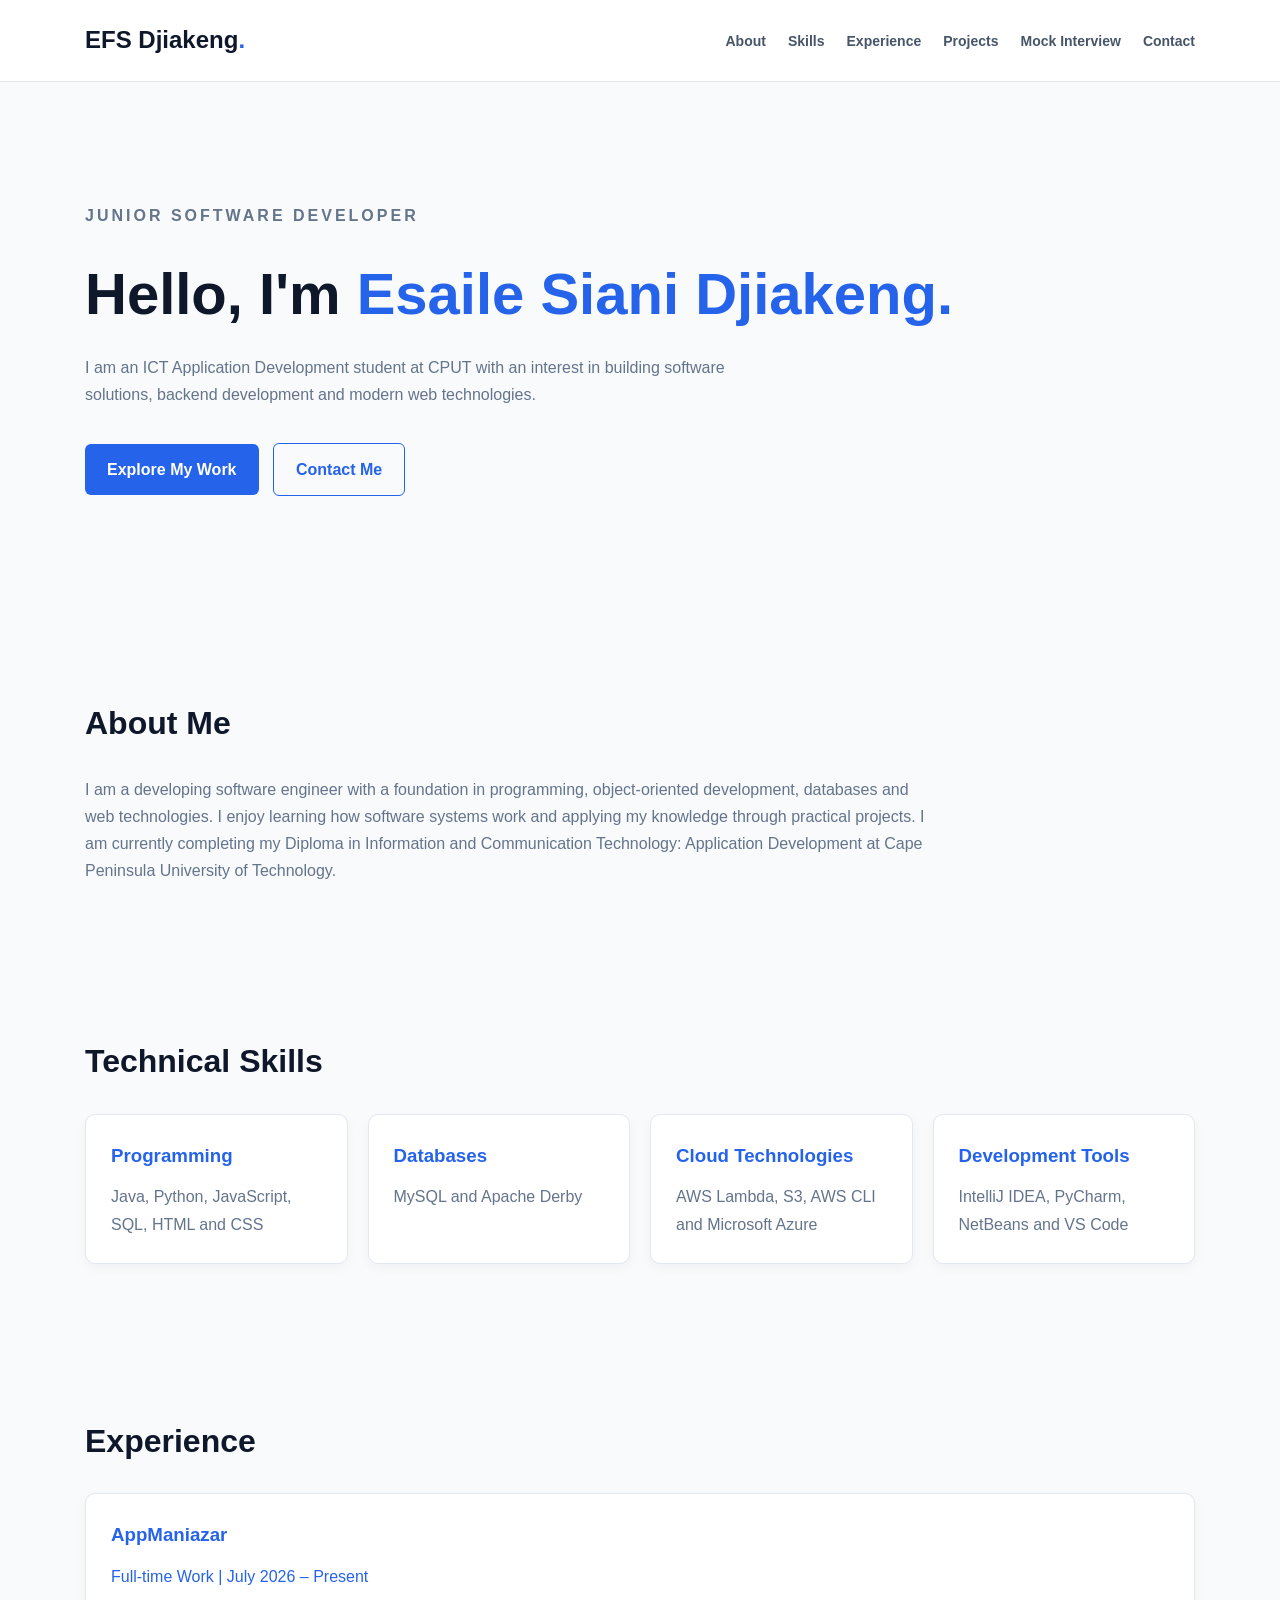
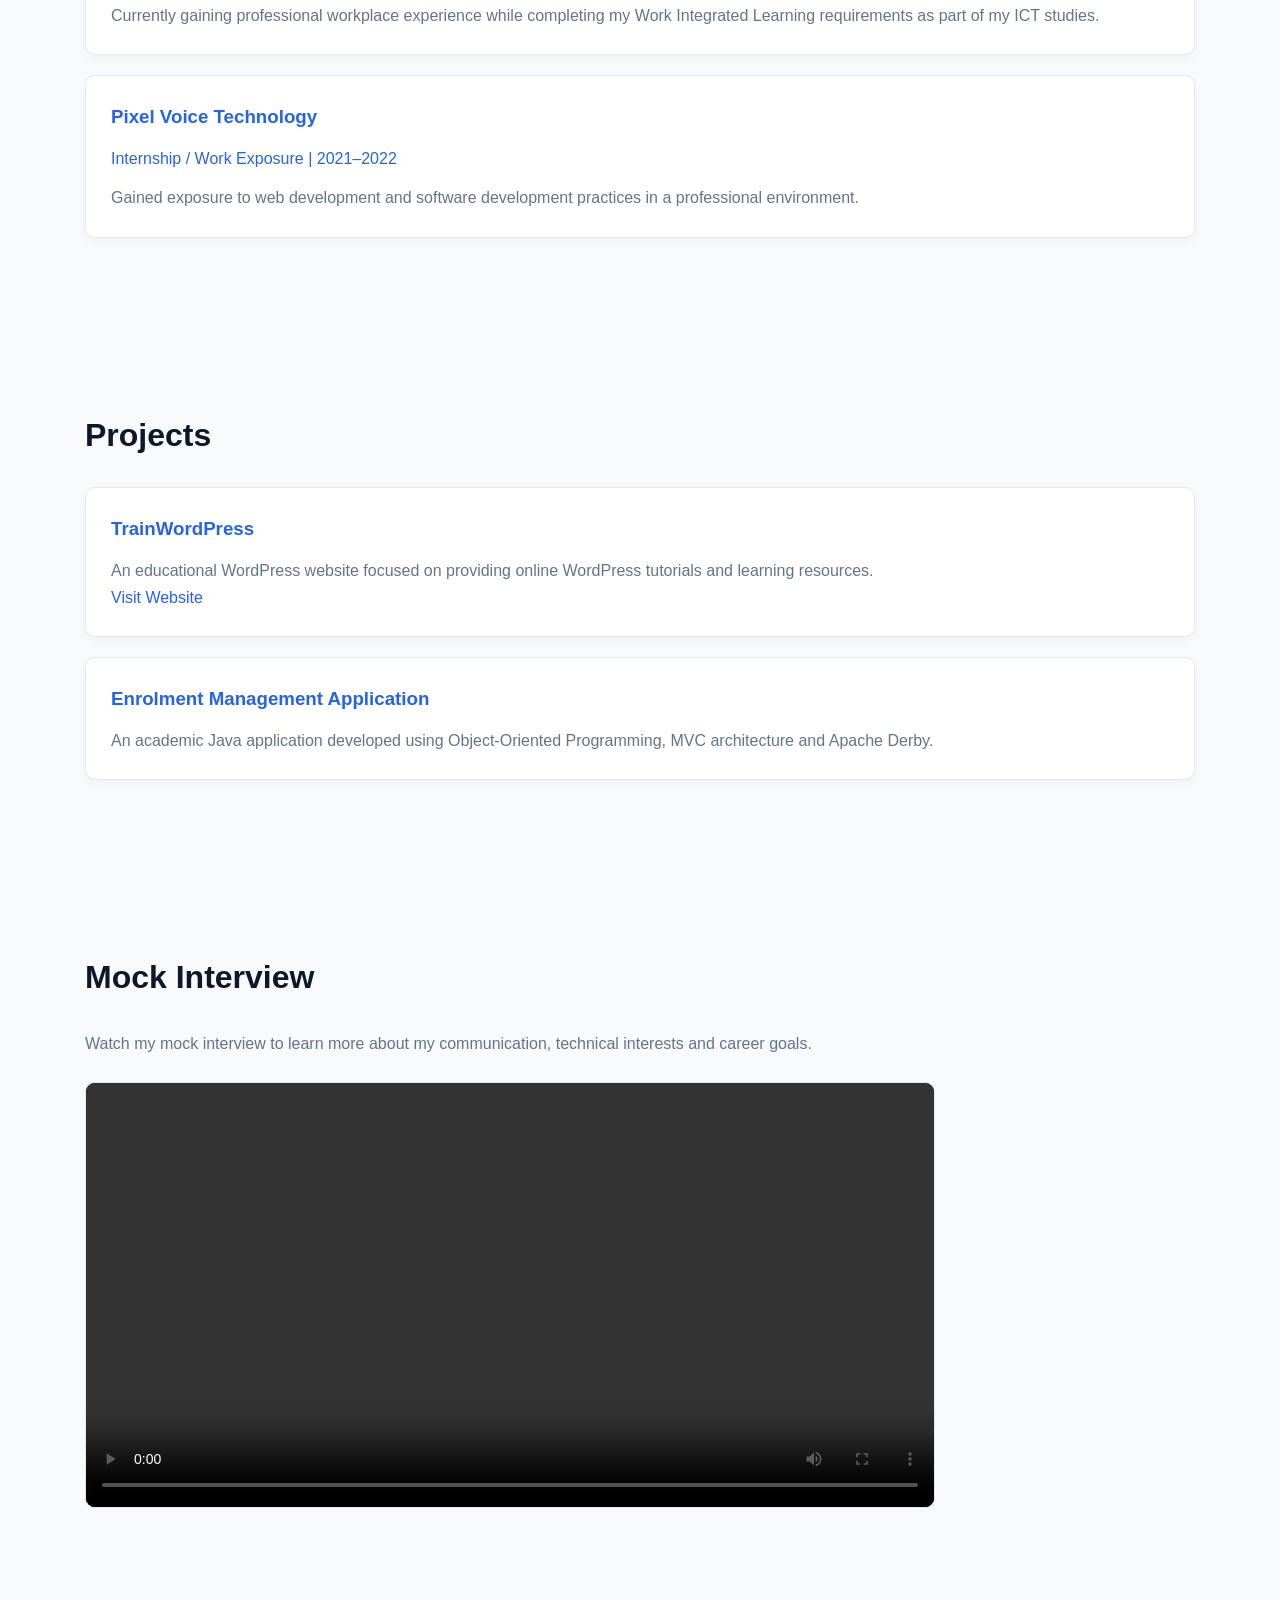
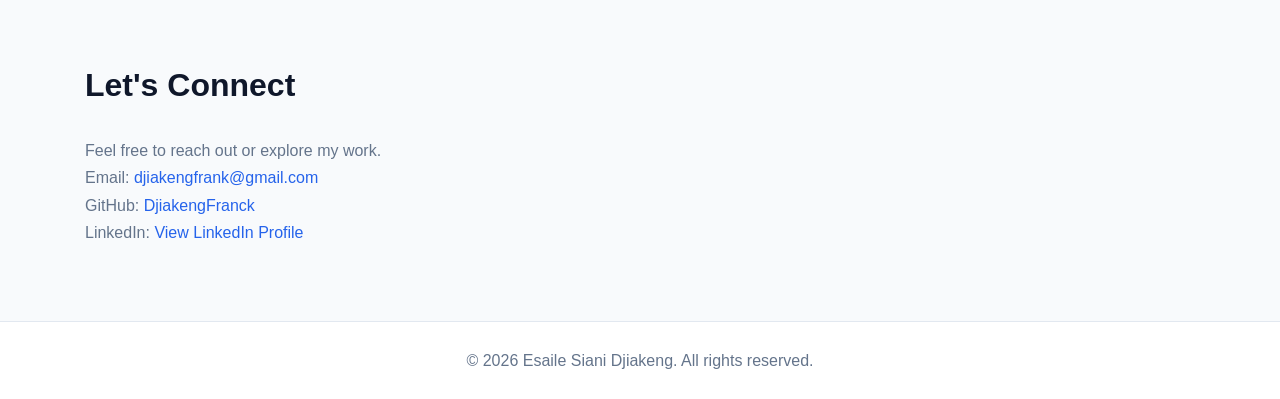
<file: index.html>
<!DOCTYPE html>
<html lang="en">
<head>
    <meta charset="UTF-8">
    <meta name="viewport" content="width=device-width, initial-scale=1.0">
    <meta name="description" content="Portfolio of Esaile Siani Djiakeng, Junior Software Developer.">
    <title>Esaile Siani Djiakeng | Software Developer</title>
    <link rel="stylesheet" href="style.css">
</head>
<body>

    <header>
        <nav class="navbar">
            <a href="#home" class="logo">EFS Djiakeng<span>.</span></a>

            <ul class="nav-links">
                <li><a href="#about">About</a></li>
                <li><a href="#skills">Skills</a></li>
                <li><a href="#experience">Experience</a></li>
                <li><a href="#projects">Projects</a></li>
                <li><a href="#interview">Mock Interview</a></li>
                <li><a href="#contact">Contact</a></li>
            </ul>
        </nav>
    </header>

    <main>
        <section id="home" class="hero">
            <p class="intro-label">JUNIOR SOFTWARE DEVELOPER</p>
            <h1>Hello, I'm <span>Esaile Siani Djiakeng.</span></h1>
            <p>
                I am an ICT Application Development student at CPUT
                with an interest in building software solutions,
                backend development and modern web technologies.
            </p>
            <a href="#projects" class="primary-button">Explore My Work</a>
            <a href="#contact" class="secondary-button">Contact Me</a>
        </section>

        <section id="about" class="section">
            <h2>About Me</h2>
            <p>
                I am a developing software engineer with a foundation
                in programming, object-oriented development, databases
                and web technologies. I enjoy learning how software
                systems work and applying my knowledge through practical
                projects. I am currently completing my Diploma in
                Information and Communication Technology:
                Application Development at Cape Peninsula University
                of Technology.
            </p>
        </section>

        <section id="skills" class="section">
            <h2>Technical Skills</h2>

            <div class="skills-grid">
                <div class="skill-card">
                    <h3>Programming</h3>
                    <p>Java, Python, JavaScript, SQL, HTML and CSS</p>
                </div>

                <div class="skill-card">
                    <h3>Databases</h3>
                    <p>MySQL and Apache Derby</p>
                </div>

                <div class="skill-card">
                    <h3>Cloud Technologies</h3>
                    <p>AWS Lambda, S3, AWS CLI and Microsoft Azure</p>
                </div>

                <div class="skill-card">
                    <h3>Development Tools</h3>
                    <p>IntelliJ IDEA, PyCharm, NetBeans and VS Code</p>
                </div>
            </div>
        </section>

        <section id="experience" class="section">
            <h2>Experience</h2>

            <div class="experience-item">
                <h3>AppManiazar</h3>
                <p class="subtitle">Full-time Work | July 2026 – Present</p>
                <p>
                    Currently gaining professional workplace experience
                    while completing my Work Integrated Learning
                    requirements as part of my ICT studies.
                </p>
            </div>

            <div class="experience-item">
                <h3>Pixel Voice Technology</h3>
                <p class="subtitle">Internship / Work Exposure | 2021–2022</p>
                <p>
                    Gained exposure to web development and software
                    development practices in a professional environment.
                </p>
            </div>
        </section>

        <section id="projects" class="section">
            <h2>Projects</h2>

            <div class="project-card">
                <h3>TrainWordPress</h3>
                <p>
                    An educational WordPress website focused on
                    providing online WordPress tutorials and learning
                    resources.
                </p>
                <a href="https://trainwordpress.com/" target="_blank"
                   rel="noopener noreferrer">Visit Website</a>
            </div>

            <div class="project-card">
                <h3>Enrolment Management Application</h3>
                <p>
                    An academic Java application developed using
                    Object-Oriented Programming, MVC architecture
                    and Apache Derby.
                </p>
            </div>
        </section>

        <section id="interview" class="section">
            <h2>Mock Interview</h2>
            <p>
                Watch my mock interview to learn more about my
                communication, technical interests and career goals.
            </p>

            <div class="video-container">
                <video controls preload="metadata">
                <source src="./assets/videos/Mock-Interview%5BDjiakeng_Franck%5D.mp4"
                type="video/mp4">
                    Your browser does not support this video.
                </video>
            </div>
        </section>

        <section id="contact" class="section">
            <h2>Let's Connect</h2>
            <p>Feel free to reach out or explore my work.</p>

            <p>Email:
                <a href="mailto:djiakengfrank@gmail.com">
                    djiakengfrank@gmail.com
                </a>
            </p>

            <p>GitHub:
                <a href="https://github.com/DjiakengFranck"
                   target="_blank" rel="noopener noreferrer">
                    DjiakengFranck
                </a>
            </p>

            <p>LinkedIn:
                <a href="https://www.linkedin.com/in/franck-djiakeng-a73494355/"
                   target="_blank" rel="noopener noreferrer">
                    View LinkedIn Profile
                </a>
            </p>
        </section>
    </main>

    <footer>
        <p>&copy; 2026 Esaile Siani Djiakeng. All rights reserved.</p>
    </footer>

</body>
</html>
</file>
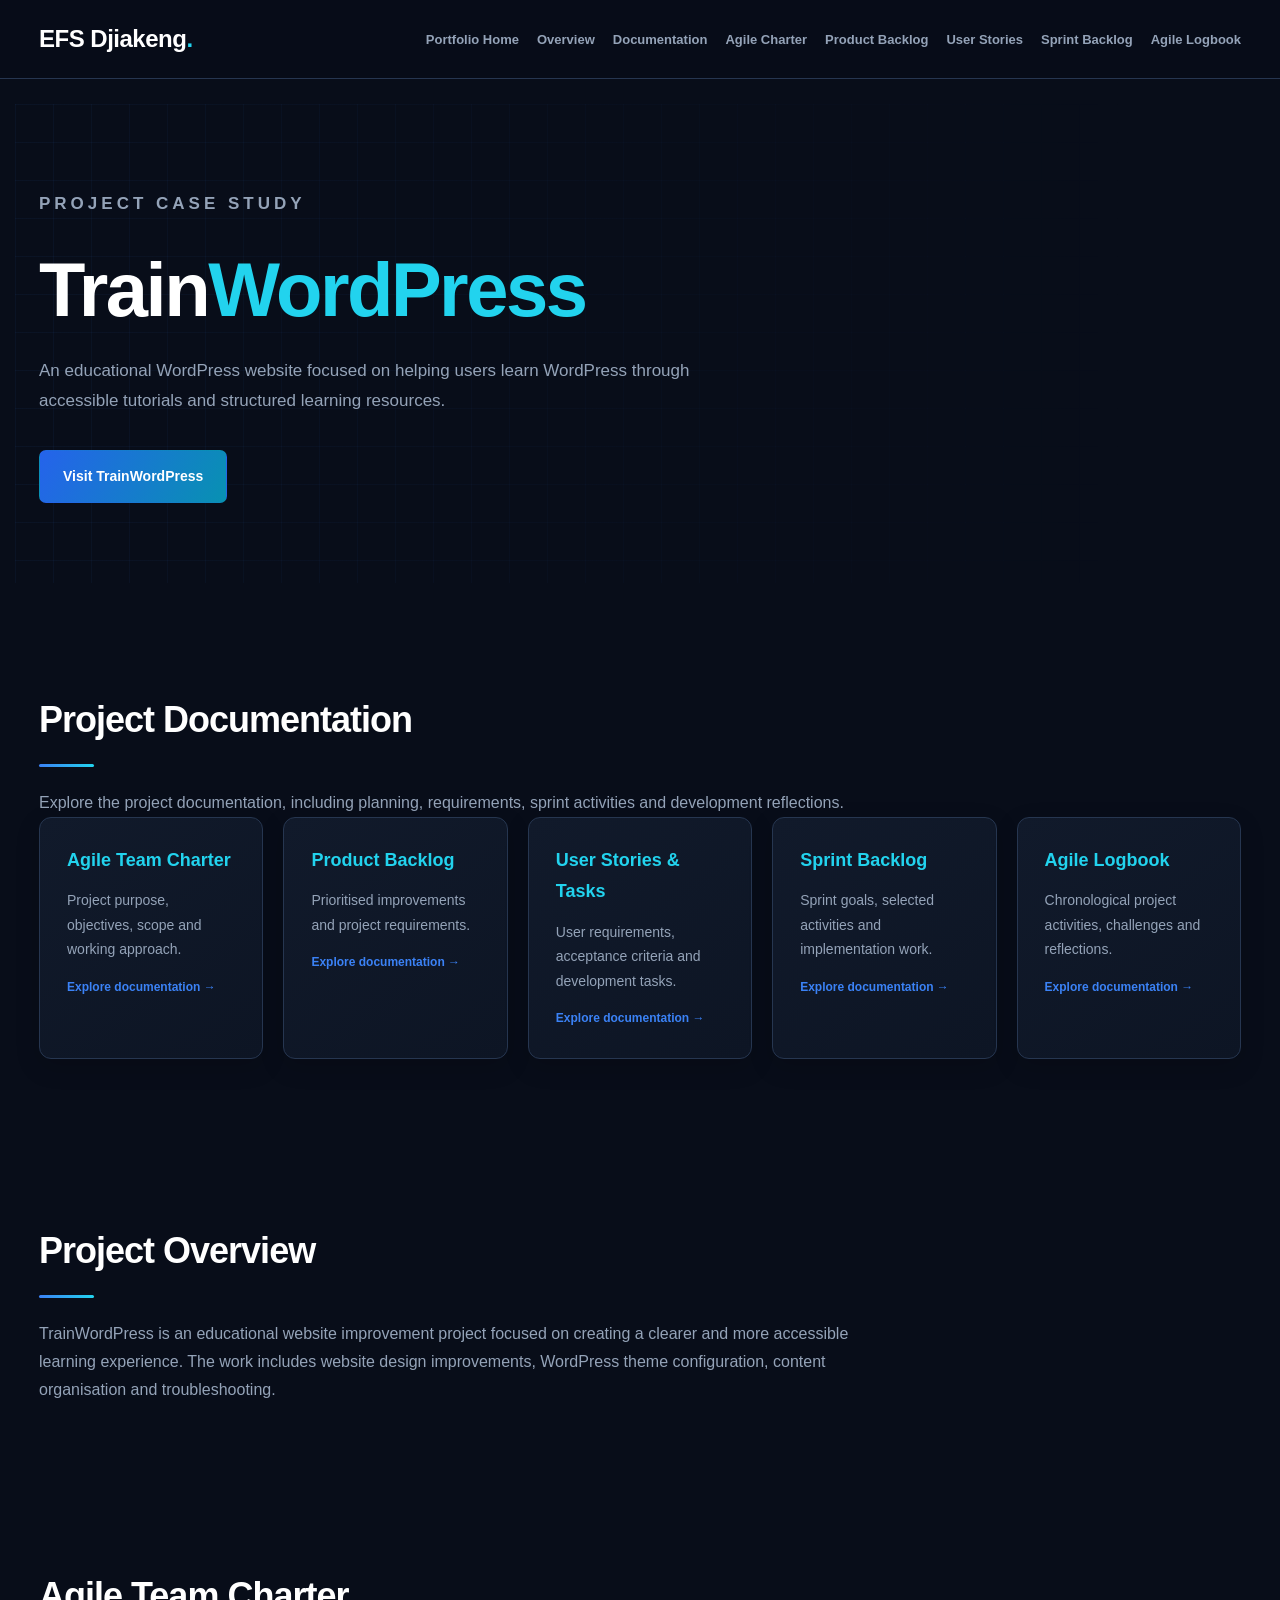
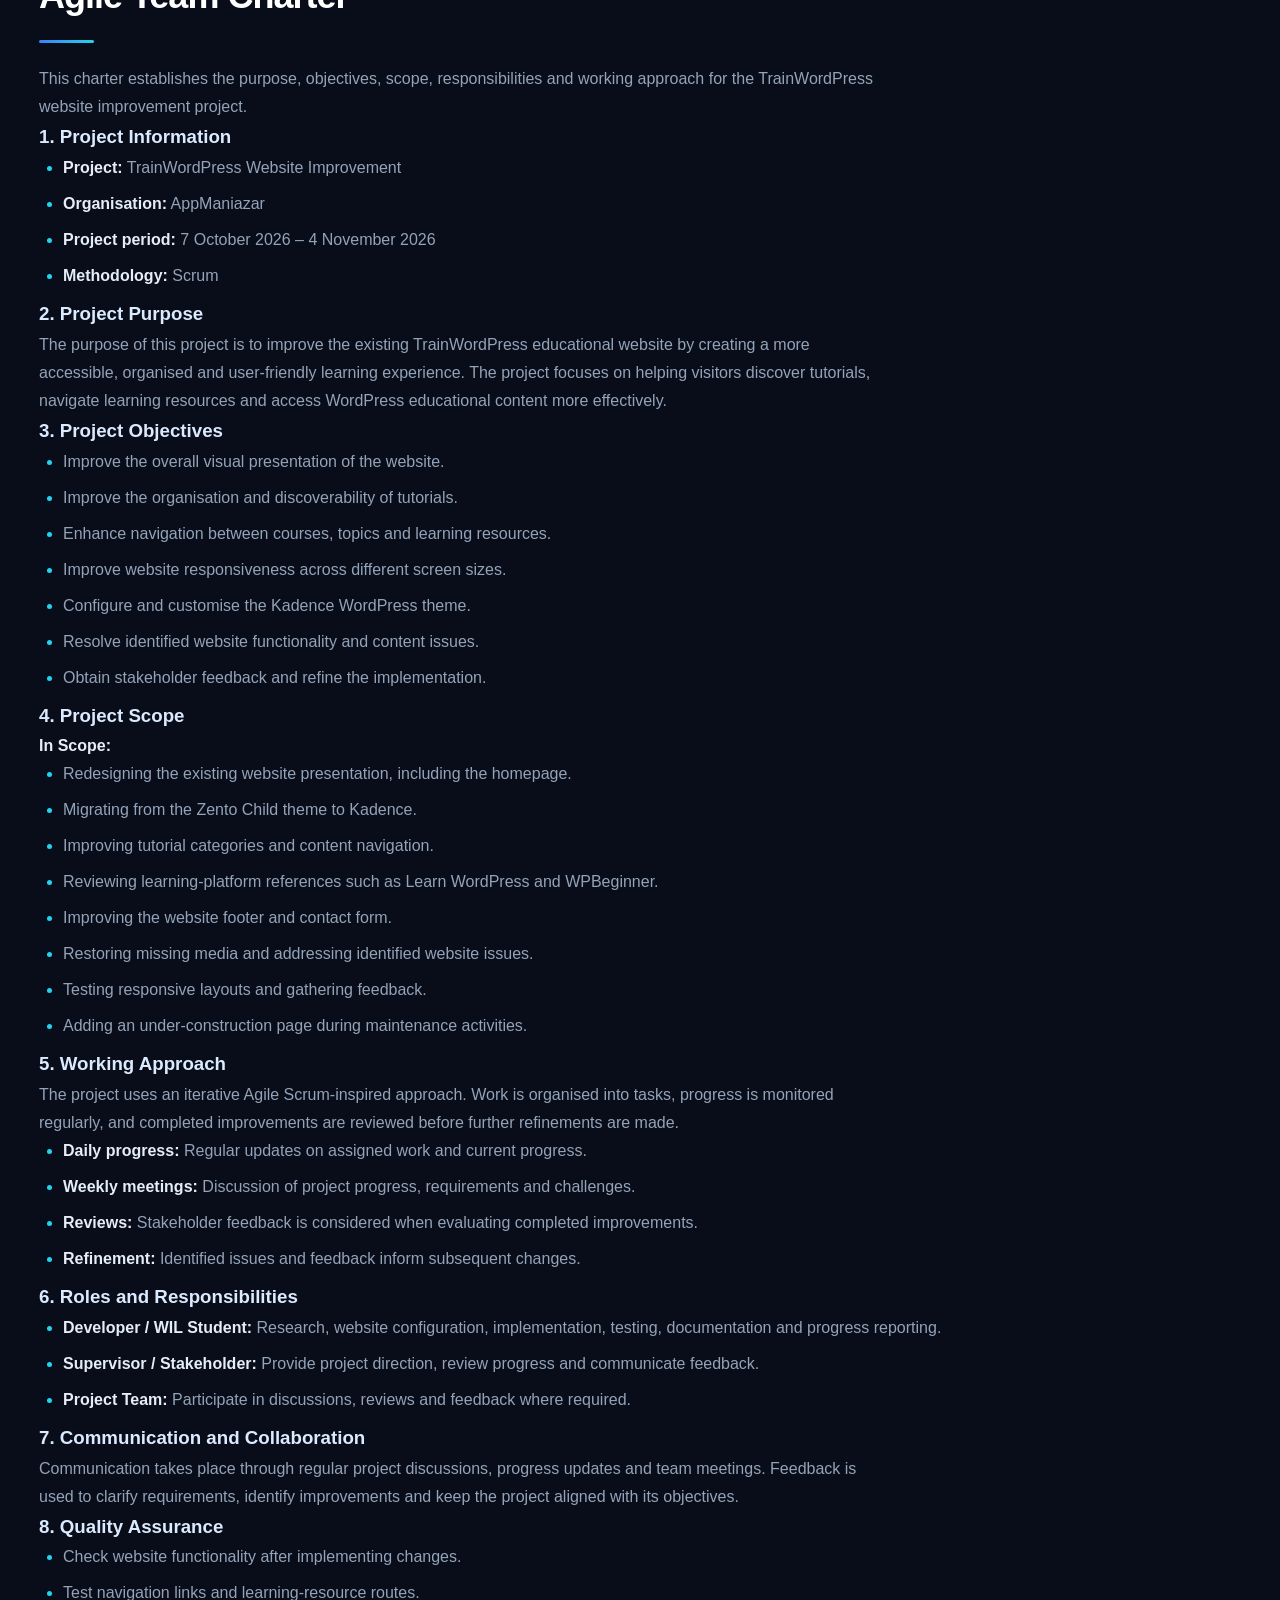
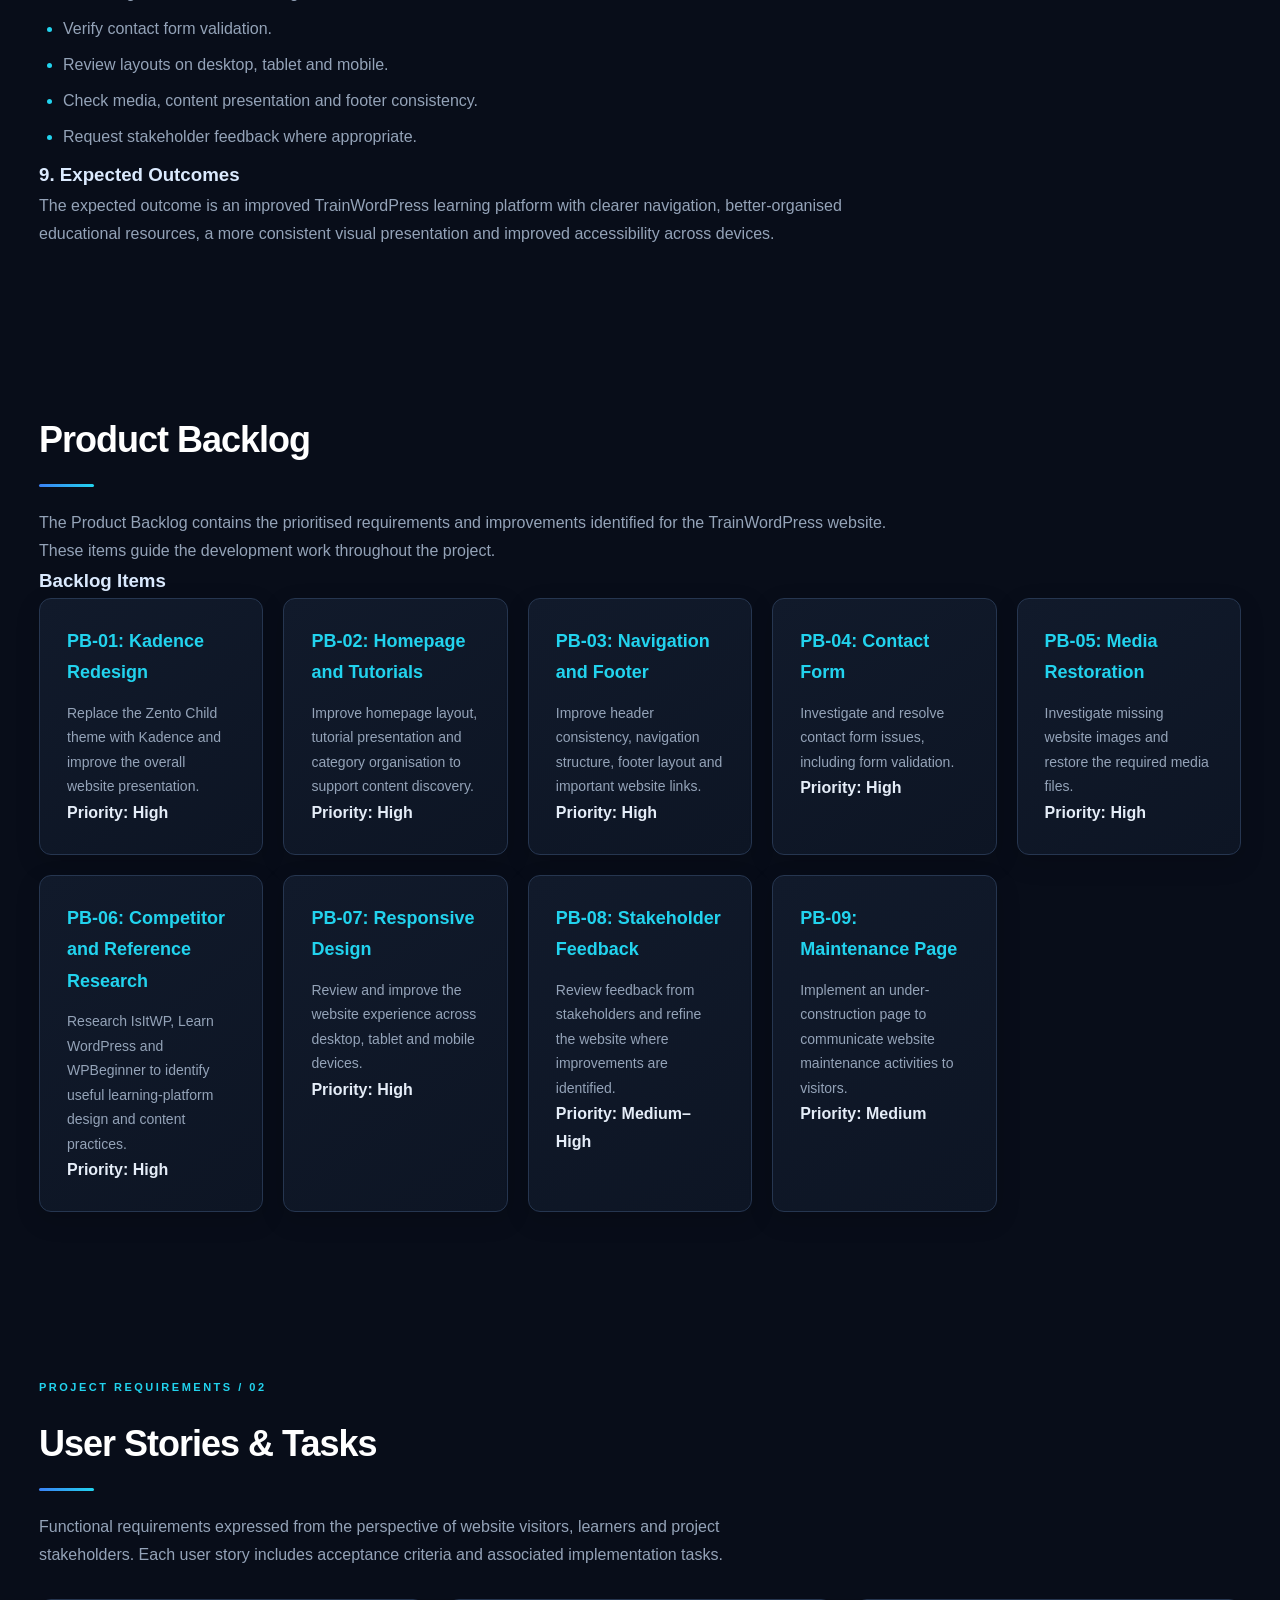
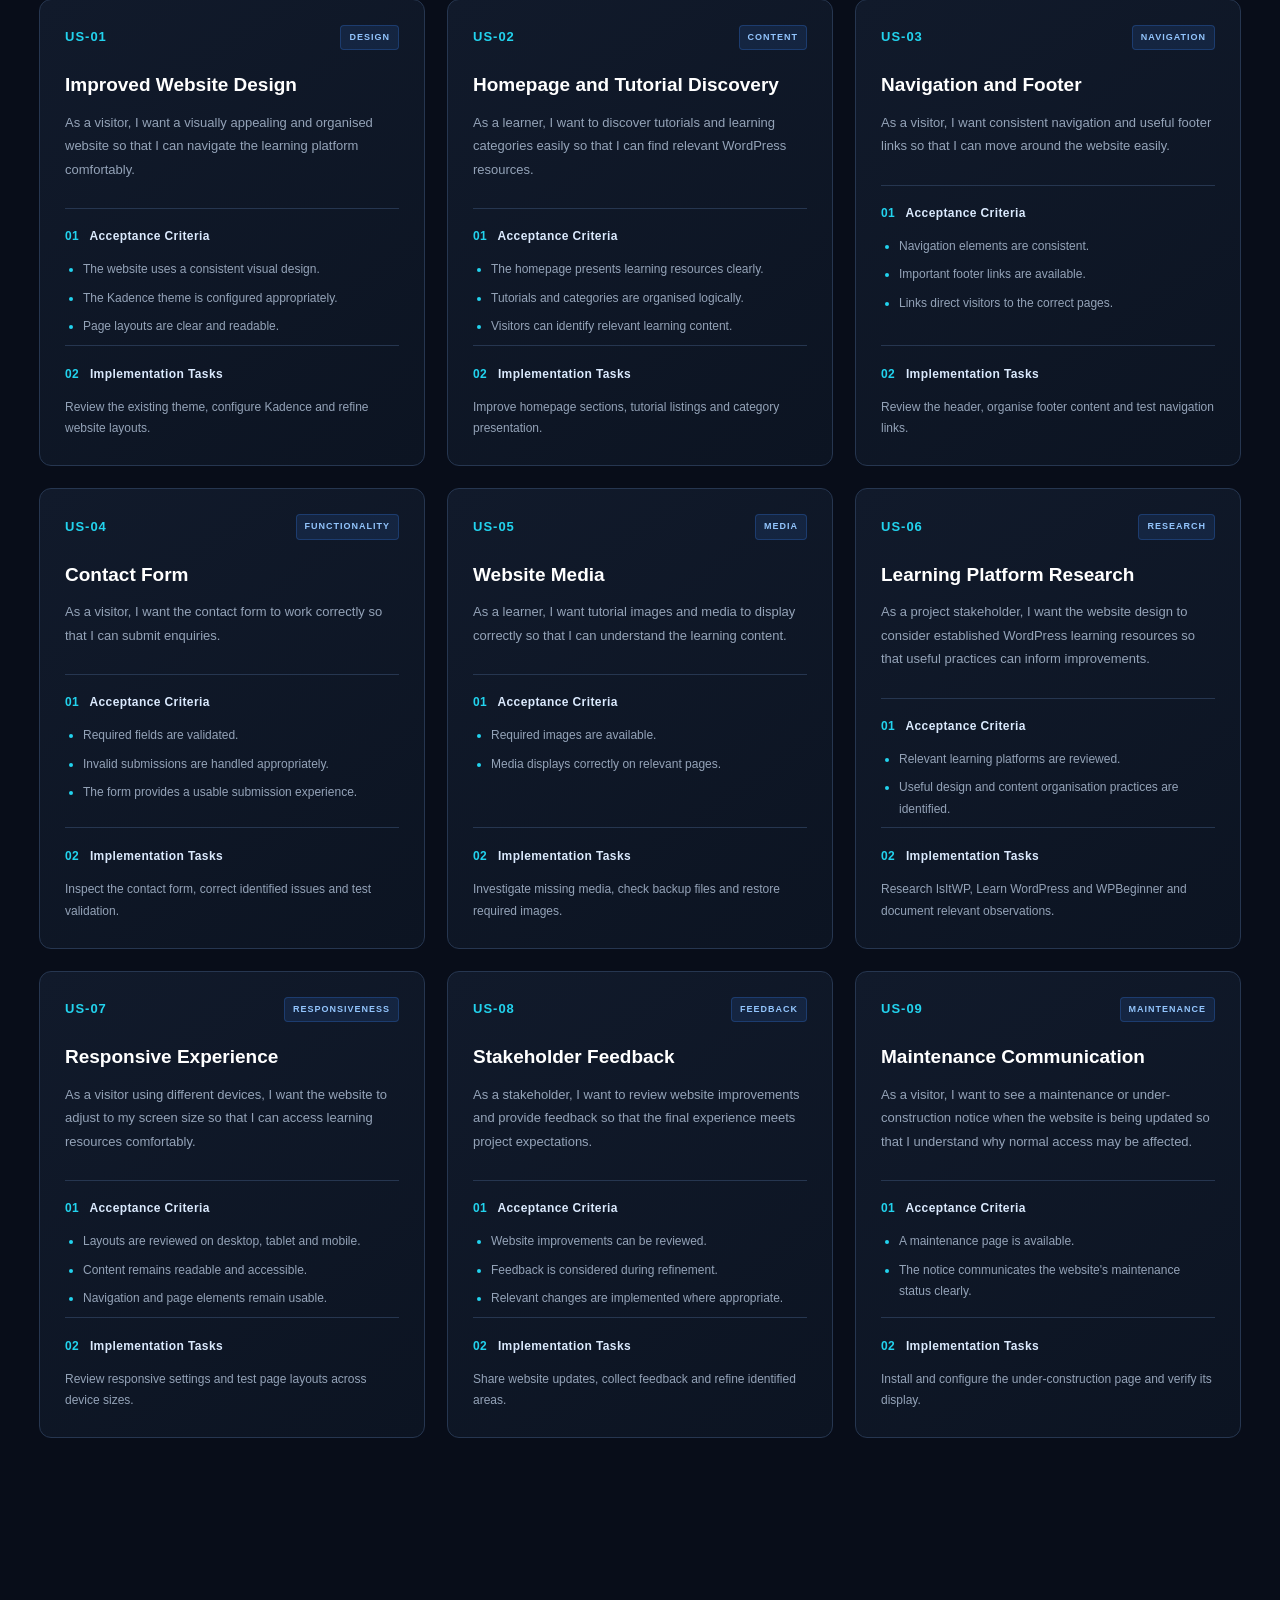
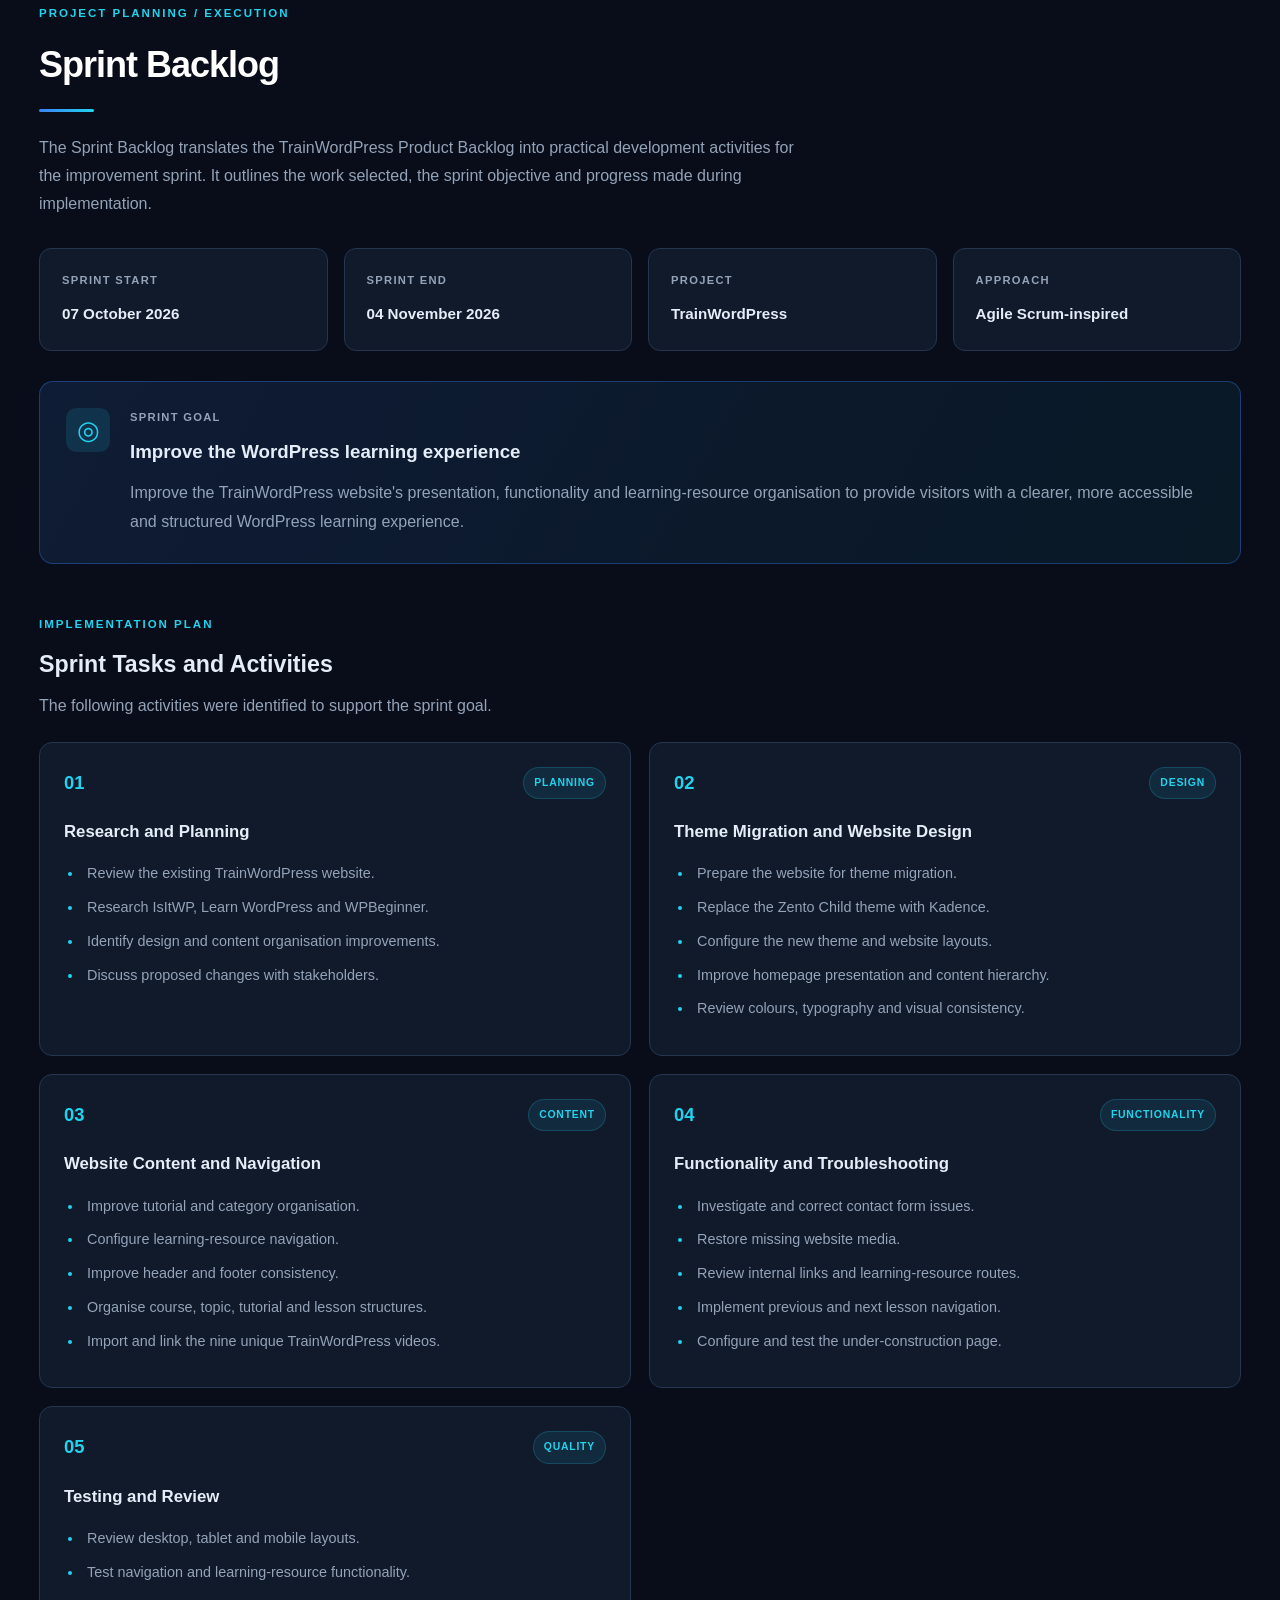
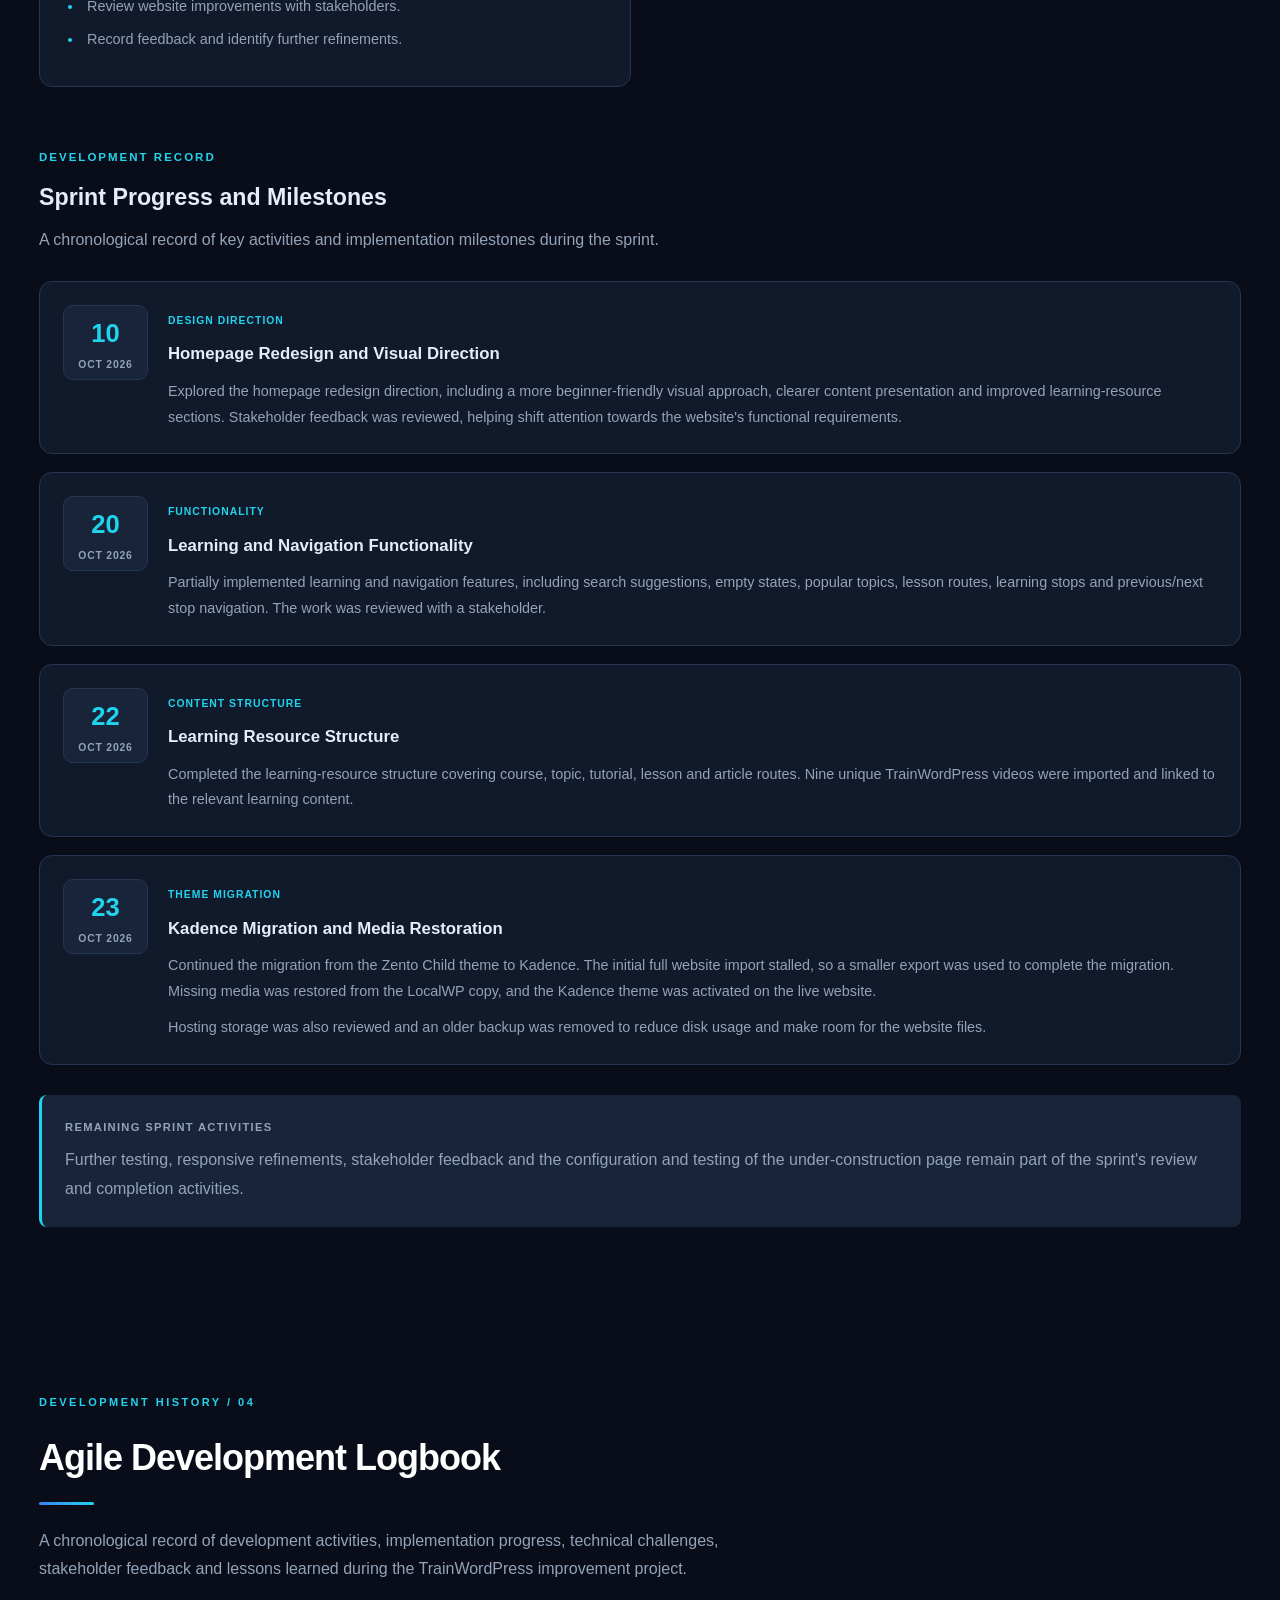
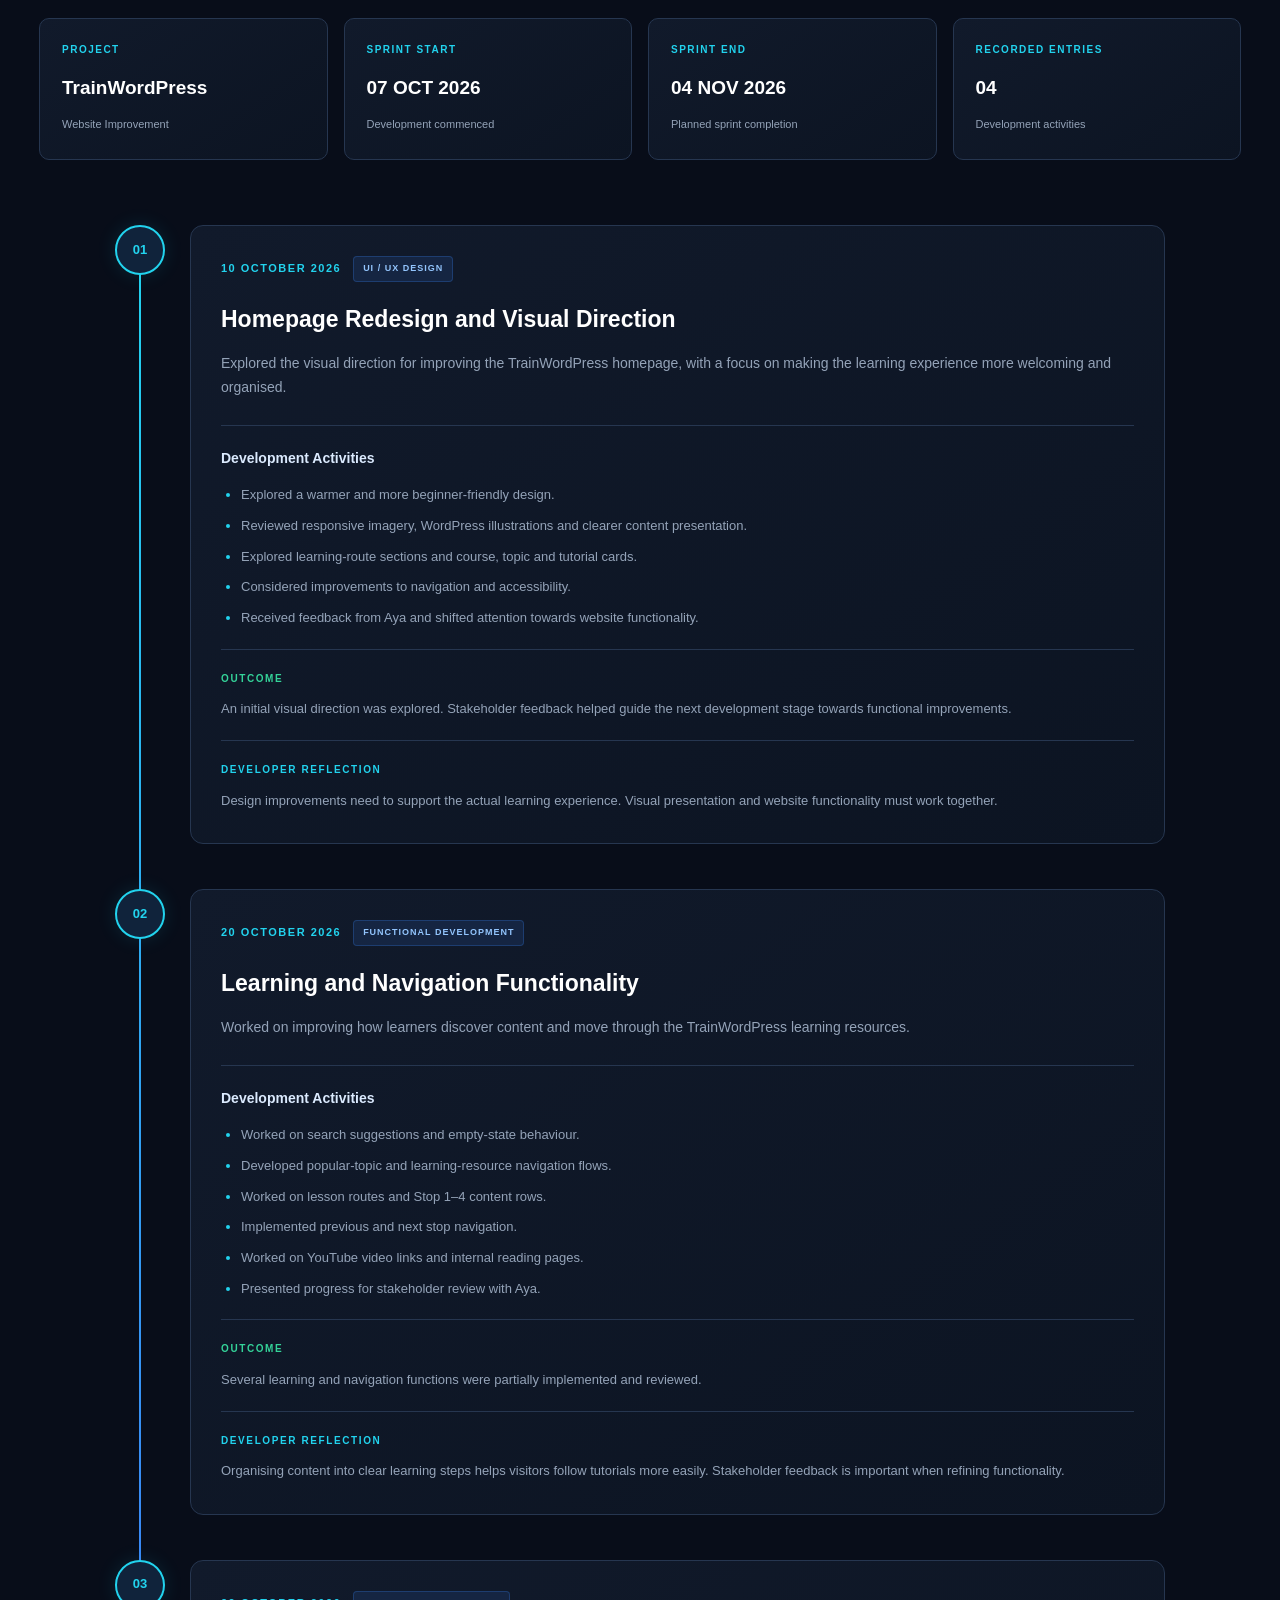
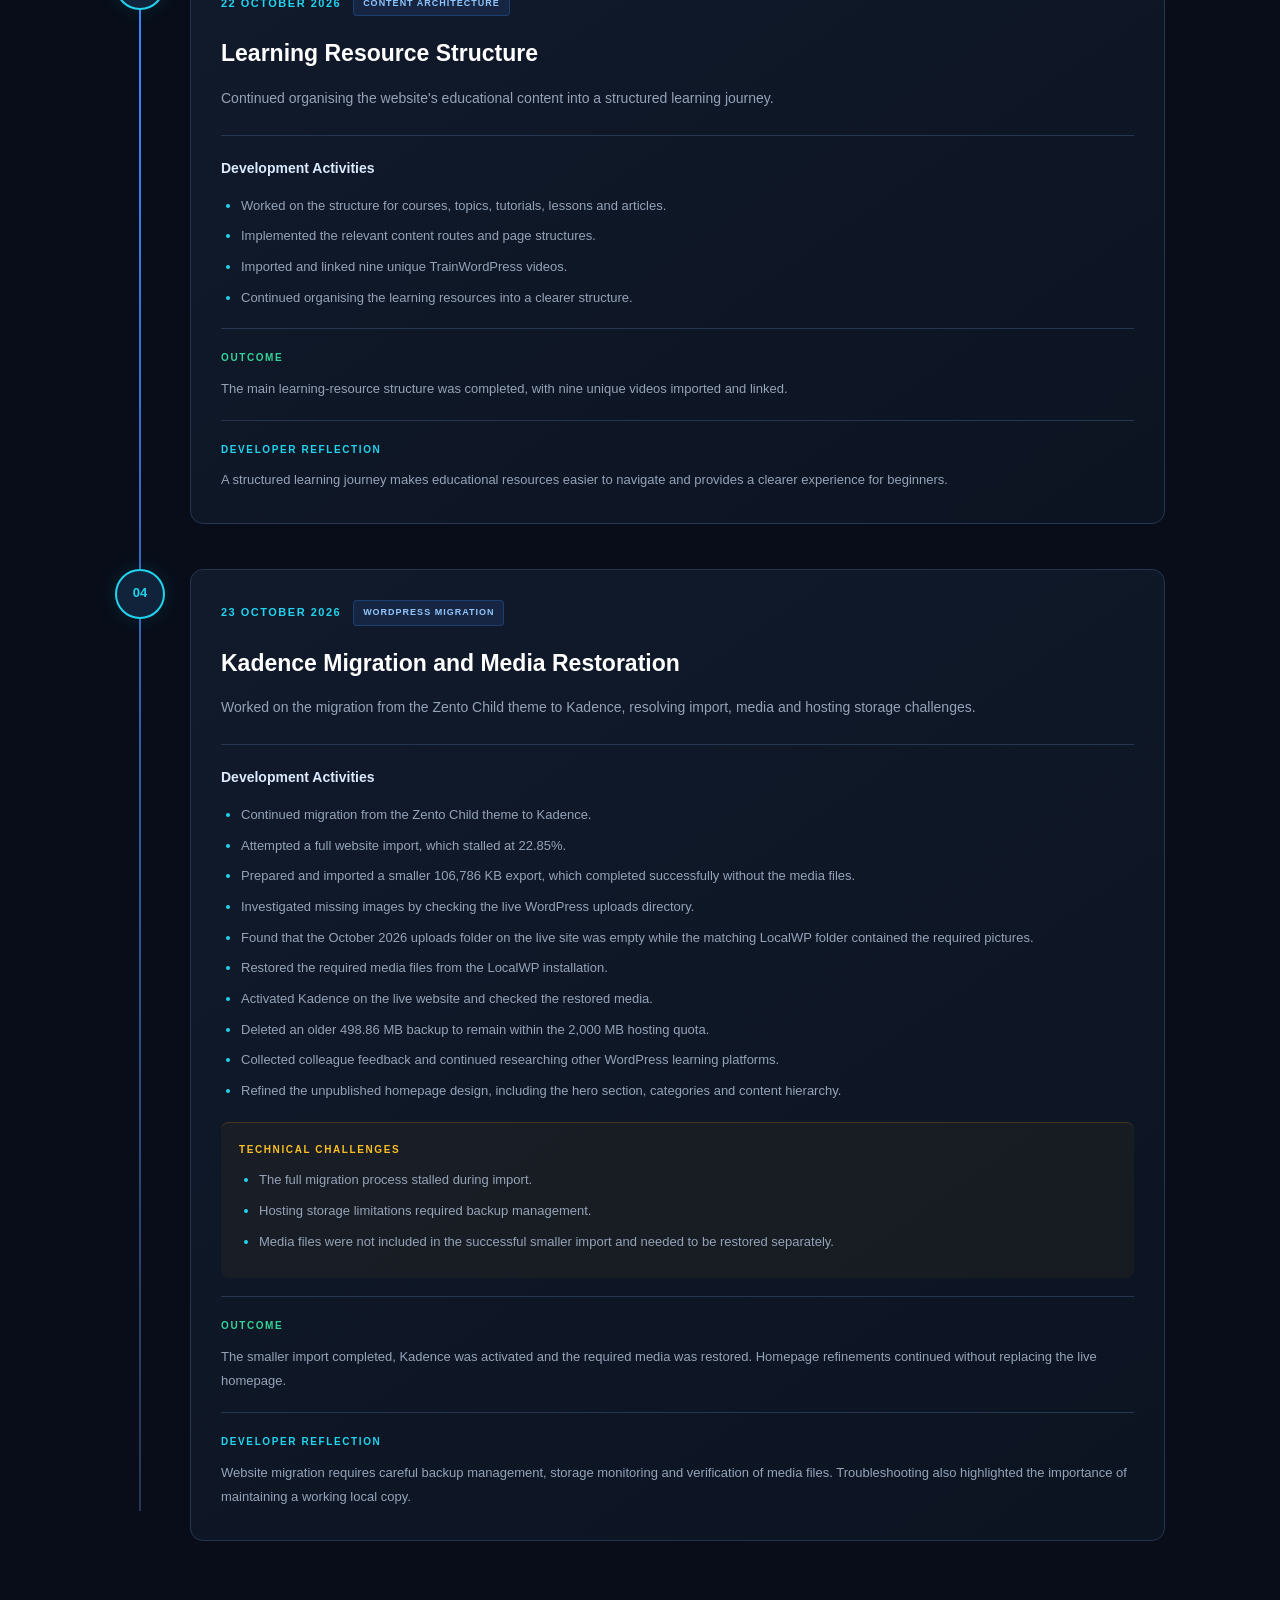
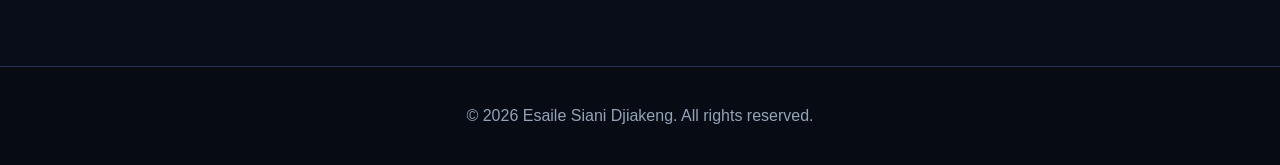
<file: projects/trainwordpress/index.html>
<!DOCTYPE html>
<html lang="en">
<head>
    <meta charset="UTF-8">
    <meta name="viewport" content="width=device-width, initial-scale=1.0">
    <meta name="description" content="TrainWordPress project overview and Agile documentation by Esaile Siani Djiakeng.">
    <title>TrainWordPress | Project Documentation</title>
    <link rel="stylesheet" href="../../style.css">
</head>
<body class="trainwordpress-page">

    <header>
        <nav class="navbar">
            <a href="../../index.html" class="logo">EFS Djiakeng<span>.</span></a>

            <ul class="nav-links">
                <li><a href="../../index.html">Portfolio Home</a></li>
                <li><a href="#overview">Overview</a></li>
                <li><a href="#documentation">Documentation</a></li>
                <li><a href="#charter">Agile Charter</a></li>
                <li><a href="#product-backlog">Product Backlog</a></li>
                <li><a href="#user-stories">User Stories</a></li>
                <li><a href="#sprint-backlog">Sprint Backlog</a></li>
                <li><a href="#agile-logbook">Agile Logbook</a></li>
            </ul>
        </nav>
    </header>

    <main>
        <section class="hero" id="overview">
            <p class="intro-label">PROJECT CASE STUDY</p>
            <h1>Train<span>WordPress</span></h1>

            <p>
                An educational WordPress website focused on helping
                users learn WordPress through accessible tutorials
                and structured learning resources.
            </p>

            <a href="https://trainwordpress.com/"
               class="primary-button"
               target="_blank"
               rel="noopener noreferrer">
                Visit TrainWordPress
            </a>
        </section>

        <section class="section" id="documentation">
    <h2>Project Documentation</h2>

    <p>
        Explore the project documentation, including planning,
        requirements, sprint activities and development reflections.
    </p>

    <div class="skills-grid">

        <a href="#charter" class="skill-card">
            <h3>Agile Team Charter</h3>
            <p>Project purpose, objectives, scope and working approach.</p>
        </a>

        <a href="#product-backlog" class="skill-card">
            <h3>Product Backlog</h3>
            <p>Prioritised improvements and project requirements.</p>
        </a>

        <a href="#user-stories" class="skill-card">
            <h3>User Stories & Tasks</h3>
            <p>User requirements, acceptance criteria and development tasks.</p>
        </a>

        <a href="#sprint-backlog" class="skill-card">
            <h3>Sprint Backlog</h3>
            <p>Sprint goals, selected activities and implementation work.</p>
        </a>

        <a href="#agile-logbook" class="skill-card">
            <h3>Agile Logbook</h3>
            <p>Chronological project activities, challenges and reflections.</p>
        </a>

    </div>
</section>

        <section class="section">
            <h2>Project Overview</h2>
            <p>
                TrainWordPress is an educational website improvement
                project focused on creating a clearer and more
                accessible learning experience. The work includes
                website design improvements, WordPress theme
                configuration, content organisation and troubleshooting.
            </p>
        </section>


<section class="section" id="charter">
    <h2>Agile Team Charter</h2>

    <p>
        This charter establishes the purpose, objectives, scope,
        responsibilities and working approach for the TrainWordPress
        website improvement project.
    </p>

    <h3>1. Project Information</h3>
    <ul>
        <li><strong>Project:</strong> TrainWordPress Website Improvement</li>
        <li><strong>Organisation:</strong> AppManiazar</li>
        <li><strong>Project period:</strong> 7 October 2026 – 4 November 2026</li>
        <li><strong>Methodology:</strong> Scrum</li>
    </ul>

    <h3>2. Project Purpose</h3>
    <p>
        The purpose of this project is to improve the existing
        TrainWordPress educational website by creating a more
        accessible, organised and user-friendly learning experience.
        The project focuses on helping visitors discover tutorials,
        navigate learning resources and access WordPress educational
        content more effectively.
    </p>

    <h3>3. Project Objectives</h3>
    <ul>
        <li>Improve the overall visual presentation of the website.</li>
        <li>Improve the organisation and discoverability of tutorials.</li>
        <li>Enhance navigation between courses, topics and learning resources.</li>
        <li>Improve website responsiveness across different screen sizes.</li>
        <li>Configure and customise the Kadence WordPress theme.</li>
        <li>Resolve identified website functionality and content issues.</li>
        <li>Obtain stakeholder feedback and refine the implementation.</li>
    </ul>

    <h3>4. Project Scope</h3>

    <p><strong>In Scope:</strong></p>
    <ul>
        <li>Redesigning the existing website presentation, including the homepage.</li>
        <li>Migrating from the Zento Child theme to Kadence.</li>
        <li>Improving tutorial categories and content navigation.</li>
        <li>Reviewing learning-platform references such as Learn WordPress and WPBeginner.</li>
        <li>Improving the website footer and contact form.</li>
        <li>Restoring missing media and addressing identified website issues.</li>
        <li>Testing responsive layouts and gathering feedback.</li>
        <li>Adding an under-construction page during maintenance activities.</li>
    </ul>

    <h3>5. Working Approach</h3>
    <p>
        The project uses an iterative Agile Scrum-inspired approach.
        Work is organised into tasks, progress is monitored regularly,
        and completed improvements are reviewed before further
        refinements are made.
    </p>

    <ul>
        <li><strong>Daily progress:</strong> Regular updates on assigned work and current progress.</li>
        <li><strong>Weekly meetings:</strong> Discussion of project progress, requirements and challenges.</li>
        <li><strong>Reviews:</strong> Stakeholder feedback is considered when evaluating completed improvements.</li>
        <li><strong>Refinement:</strong> Identified issues and feedback inform subsequent changes.</li>
    </ul>

    <h3>6. Roles and Responsibilities</h3>
    <ul>
        <li><strong>Developer / WIL Student:</strong> Research, website configuration, implementation, testing, documentation and progress reporting.</li>
        <li><strong>Supervisor / Stakeholder:</strong> Provide project direction, review progress and communicate feedback.</li>
        <li><strong>Project Team:</strong> Participate in discussions, reviews and feedback where required.</li>
    </ul>

    <h3>7. Communication and Collaboration</h3>
    <p>
        Communication takes place through regular project discussions,
        progress updates and team meetings. Feedback is used to
        clarify requirements, identify improvements and keep the
        project aligned with its objectives.
    </p>

    <h3>8. Quality Assurance</h3>
    <ul>
        <li>Check website functionality after implementing changes.</li>
        <li>Test navigation links and learning-resource routes.</li>
        <li>Verify contact form validation.</li>
        <li>Review layouts on desktop, tablet and mobile.</li>
        <li>Check media, content presentation and footer consistency.</li>
        <li>Request stakeholder feedback where appropriate.</li>
    </ul>

    <h3>9. Expected Outcomes</h3>
    <p>
        The expected outcome is an improved TrainWordPress learning
        platform with clearer navigation, better-organised educational
        resources, a more consistent visual presentation and improved
        accessibility across devices.
    </p>
</section>


<section class="section" id="product-backlog">
    <h2>Product Backlog</h2>

    <p>
        The Product Backlog contains the prioritised requirements
        and improvements identified for the TrainWordPress website.
        These items guide the development work throughout the project.
    </p>

    <h3>Backlog Items</h3>

    <div class="skills-grid">

        <div class="skill-card">
            <h3>PB-01: Kadence Redesign</h3>
            <p>Replace the Zento Child theme with Kadence and improve the overall website presentation.</p>
            <strong>Priority: High</strong>
        </div>

        <div class="skill-card">
            <h3>PB-02: Homepage and Tutorials</h3>
            <p>Improve homepage layout, tutorial presentation and category organisation to support content discovery.</p>
            <strong>Priority: High</strong>
        </div>

        <div class="skill-card">
            <h3>PB-03: Navigation and Footer</h3>
            <p>Improve header consistency, navigation structure, footer layout and important website links.</p>
            <strong>Priority: High</strong>
        </div>

        <div class="skill-card">
            <h3>PB-04: Contact Form</h3>
            <p>Investigate and resolve contact form issues, including form validation.</p>
            <strong>Priority: High</strong>
        </div>

        <div class="skill-card">
            <h3>PB-05: Media Restoration</h3>
            <p>Investigate missing website images and restore the required media files.</p>
            <strong>Priority: High</strong>
        </div>

        <div class="skill-card">
            <h3>PB-06: Competitor and Reference Research</h3>
            <p>Research IsItWP, Learn WordPress and WPBeginner to identify useful learning-platform design and content practices.</p>
            <strong>Priority: High</strong>
        </div>

        <div class="skill-card">
            <h3>PB-07: Responsive Design</h3>
            <p>Review and improve the website experience across desktop, tablet and mobile devices.</p>
            <strong>Priority: High</strong>
        </div>

        <div class="skill-card">
            <h3>PB-08: Stakeholder Feedback</h3>
            <p>Review feedback from stakeholders and refine the website where improvements are identified.</p>
            <strong>Priority: Medium–High</strong>
        </div>

        <div class="skill-card">
            <h3>PB-09: Maintenance Page</h3>
            <p>Implement an under-construction page to communicate website maintenance activities to visitors.</p>
            <strong>Priority: Medium</strong>
        </div>

    </div>
</section>



<section class="section" id="user-stories">

    <div class="section-heading">
        <span class="section-tag">PROJECT REQUIREMENTS / 02</span>
        <h2>User Stories & Tasks</h2>
        <p>
            Functional requirements expressed from the perspective of
            website visitors, learners and project stakeholders.
            Each user story includes acceptance criteria and
            associated implementation tasks.
        </p>
    </div>

    <div class="story-grid">

        <!-- US-01 -->
        <article class="story-card">
            <div class="story-header">
                <span class="story-id">US-01</span>
                <span class="story-type">DESIGN</span>
            </div>
            <h3>Improved Website Design</h3>
            <p class="story-description">
                As a visitor, I want a visually appealing and organised
                website so that I can navigate the learning platform comfortably.
            </p>
            <div class="story-block">
                <h4><span>01</span> Acceptance Criteria</h4>
                <ul>
                    <li>The website uses a consistent visual design.</li>
                    <li>The Kadence theme is configured appropriately.</li>
                    <li>Page layouts are clear and readable.</li>
                </ul>
            </div>
            <div class="story-block story-tasks">
                <h4><span>02</span> Implementation Tasks</h4>
                <p>Review the existing theme, configure Kadence and refine website layouts.</p>
            </div>
        </article>

        <!-- US-02 -->
        <article class="story-card">
            <div class="story-header">
                <span class="story-id">US-02</span>
                <span class="story-type">CONTENT</span>
            </div>
            <h3>Homepage and Tutorial Discovery</h3>
            <p class="story-description">
                As a learner, I want to discover tutorials and learning
                categories easily so that I can find relevant WordPress resources.
            </p>
            <div class="story-block">
                <h4><span>01</span> Acceptance Criteria</h4>
                <ul>
                    <li>The homepage presents learning resources clearly.</li>
                    <li>Tutorials and categories are organised logically.</li>
                    <li>Visitors can identify relevant learning content.</li>
                </ul>
            </div>
            <div class="story-block story-tasks">
                <h4><span>02</span> Implementation Tasks</h4>
                <p>Improve homepage sections, tutorial listings and category presentation.</p>
            </div>
        </article>

        <!-- US-03 -->
        <article class="story-card">
            <div class="story-header">
                <span class="story-id">US-03</span>
                <span class="story-type">NAVIGATION</span>
            </div>
            <h3>Navigation and Footer</h3>
            <p class="story-description">
                As a visitor, I want consistent navigation and useful
                footer links so that I can move around the website easily.
            </p>
            <div class="story-block">
                <h4><span>01</span> Acceptance Criteria</h4>
                <ul>
                    <li>Navigation elements are consistent.</li>
                    <li>Important footer links are available.</li>
                    <li>Links direct visitors to the correct pages.</li>
                </ul>
            </div>
            <div class="story-block story-tasks">
                <h4><span>02</span> Implementation Tasks</h4>
                <p>Review the header, organise footer content and test navigation links.</p>
            </div>
        </article>

        <!-- US-04 -->
        <article class="story-card">
            <div class="story-header">
                <span class="story-id">US-04</span>
                <span class="story-type">FUNCTIONALITY</span>
            </div>
            <h3>Contact Form</h3>
            <p class="story-description">
                As a visitor, I want the contact form to work correctly
                so that I can submit enquiries.
            </p>
            <div class="story-block">
                <h4><span>01</span> Acceptance Criteria</h4>
                <ul>
                    <li>Required fields are validated.</li>
                    <li>Invalid submissions are handled appropriately.</li>
                    <li>The form provides a usable submission experience.</li>
                </ul>
            </div>
            <div class="story-block story-tasks">
                <h4><span>02</span> Implementation Tasks</h4>
                <p>Inspect the contact form, correct identified issues and test validation.</p>
            </div>
        </article>

        <!-- US-05 -->
        <article class="story-card">
            <div class="story-header">
                <span class="story-id">US-05</span>
                <span class="story-type">MEDIA</span>
            </div>
            <h3>Website Media</h3>
            <p class="story-description">
                As a learner, I want tutorial images and media to display
                correctly so that I can understand the learning content.
            </p>
            <div class="story-block">
                <h4><span>01</span> Acceptance Criteria</h4>
                <ul>
                    <li>Required images are available.</li>
                    <li>Media displays correctly on relevant pages.</li>
                </ul>
            </div>
            <div class="story-block story-tasks">
                <h4><span>02</span> Implementation Tasks</h4>
                <p>Investigate missing media, check backup files and restore required images.</p>
            </div>
        </article>

        <!-- US-06 -->
        <article class="story-card">
            <div class="story-header">
                <span class="story-id">US-06</span>
                <span class="story-type">RESEARCH</span>
            </div>
            <h3>Learning Platform Research</h3>
            <p class="story-description">
                As a project stakeholder, I want the website design to
                consider established WordPress learning resources so that
                useful practices can inform improvements.
            </p>
            <div class="story-block">
                <h4><span>01</span> Acceptance Criteria</h4>
                <ul>
                    <li>Relevant learning platforms are reviewed.</li>
                    <li>Useful design and content organisation practices are identified.</li>
                </ul>
            </div>
            <div class="story-block story-tasks">
                <h4><span>02</span> Implementation Tasks</h4>
                <p>Research IsItWP, Learn WordPress and WPBeginner and document relevant observations.</p>
            </div>
        </article>

        <!-- US-07 -->
        <article class="story-card">
            <div class="story-header">
                <span class="story-id">US-07</span>
                <span class="story-type">RESPONSIVENESS</span>
            </div>
            <h3>Responsive Experience</h3>
            <p class="story-description">
                As a visitor using different devices, I want the website
                to adjust to my screen size so that I can access learning
                resources comfortably.
            </p>
            <div class="story-block">
                <h4><span>01</span> Acceptance Criteria</h4>
                <ul>
                    <li>Layouts are reviewed on desktop, tablet and mobile.</li>
                    <li>Content remains readable and accessible.</li>
                    <li>Navigation and page elements remain usable.</li>
                </ul>
            </div>
            <div class="story-block story-tasks">
                <h4><span>02</span> Implementation Tasks</h4>
                <p>Review responsive settings and test page layouts across device sizes.</p>
            </div>
        </article>

        <!-- US-08 -->
        <article class="story-card">
            <div class="story-header">
                <span class="story-id">US-08</span>
                <span class="story-type">FEEDBACK</span>
            </div>
            <h3>Stakeholder Feedback</h3>
            <p class="story-description">
                As a stakeholder, I want to review website improvements
                and provide feedback so that the final experience meets
                project expectations.
            </p>
            <div class="story-block">
                <h4><span>01</span> Acceptance Criteria</h4>
                <ul>
                    <li>Website improvements can be reviewed.</li>
                    <li>Feedback is considered during refinement.</li>
                    <li>Relevant changes are implemented where appropriate.</li>
                </ul>
            </div>
            <div class="story-block story-tasks">
                <h4><span>02</span> Implementation Tasks</h4>
                <p>Share website updates, collect feedback and refine identified areas.</p>
            </div>
        </article>

        <!-- US-09 -->
        <article class="story-card">
            <div class="story-header">
                <span class="story-id">US-09</span>
                <span class="story-type">MAINTENANCE</span>
            </div>
            <h3>Maintenance Communication</h3>
            <p class="story-description">
                As a visitor, I want to see a maintenance or
                under-construction notice when the website is being
                updated so that I understand why normal access may be affected.
            </p>
            <div class="story-block">
                <h4><span>01</span> Acceptance Criteria</h4>
                <ul>
                    <li>A maintenance page is available.</li>
                    <li>The notice communicates the website's maintenance status clearly.</li>
                </ul>
            </div>
            <div class="story-block story-tasks">
                <h4><span>02</span> Implementation Tasks</h4>
                <p>Install and configure the under-construction page and verify its display.</p>
            </div>
        </article>

    </div>
</section>



<section class="section sprint-section" id="sprint-backlog">

    <div class="section-heading">
        <span class="section-eyebrow">PROJECT PLANNING / EXECUTION</span>
        <h2>Sprint Backlog</h2>
        <p>
            The Sprint Backlog translates the TrainWordPress Product Backlog
            into practical development activities for the improvement sprint.
            It outlines the work selected, the sprint objective and progress
            made during implementation.
        </p>
    </div>

    <!-- Sprint overview -->
    <div class="sprint-overview">

        <div class="sprint-info-card">
            <span class="sprint-label">SPRINT START</span>
            <strong>07 October 2026</strong>
        </div>

        <div class="sprint-info-card">
            <span class="sprint-label">SPRINT END</span>
            <strong>04 November 2026</strong>
        </div>

        <div class="sprint-info-card">
            <span class="sprint-label">PROJECT</span>
            <strong>TrainWordPress</strong>
        </div>

        <div class="sprint-info-card">
            <span class="sprint-label">APPROACH</span>
            <strong>Agile Scrum-inspired</strong>
        </div>

    </div>

    <!-- Sprint goal -->
    <div class="sprint-goal">
        <div class="sprint-goal-icon">◎</div>
        <div>
            <span class="sprint-label">SPRINT GOAL</span>
            <h3>Improve the WordPress learning experience</h3>
            <p>
                Improve the TrainWordPress website's presentation,
                functionality and learning-resource organisation to provide
                visitors with a clearer, more accessible and structured
                WordPress learning experience.
            </p>
        </div>
    </div>

    <!-- Sprint tasks -->
    <div class="sprint-subheading">
        <span class="section-eyebrow">IMPLEMENTATION PLAN</span>
        <h3>Sprint Tasks and Activities</h3>
        <p>
            The following activities were identified to support the sprint goal.
        </p>
    </div>

    <div class="sprint-task-grid">

        <article class="sprint-task-card">
            <div class="sprint-card-top">
                <span class="sprint-number">01</span>
                <span class="sprint-category">PLANNING</span>
            </div>
            <h4>Research and Planning</h4>
            <ul>
                <li>Review the existing TrainWordPress website.</li>
                <li>Research IsItWP, Learn WordPress and WPBeginner.</li>
                <li>Identify design and content organisation improvements.</li>
                <li>Discuss proposed changes with stakeholders.</li>
            </ul>
        </article>

        <article class="sprint-task-card">
            <div class="sprint-card-top">
                <span class="sprint-number">02</span>
                <span class="sprint-category">DESIGN</span>
            </div>
            <h4>Theme Migration and Website Design</h4>
            <ul>
                <li>Prepare the website for theme migration.</li>
                <li>Replace the Zento Child theme with Kadence.</li>
                <li>Configure the new theme and website layouts.</li>
                <li>Improve homepage presentation and content hierarchy.</li>
                <li>Review colours, typography and visual consistency.</li>
            </ul>
        </article>

        <article class="sprint-task-card">
            <div class="sprint-card-top">
                <span class="sprint-number">03</span>
                <span class="sprint-category">CONTENT</span>
            </div>
            <h4>Website Content and Navigation</h4>
            <ul>
                <li>Improve tutorial and category organisation.</li>
                <li>Configure learning-resource navigation.</li>
                <li>Improve header and footer consistency.</li>
                <li>Organise course, topic, tutorial and lesson structures.</li>
                <li>Import and link the nine unique TrainWordPress videos.</li>
            </ul>
        </article>

        <article class="sprint-task-card">
            <div class="sprint-card-top">
                <span class="sprint-number">04</span>
                <span class="sprint-category">FUNCTIONALITY</span>
            </div>
            <h4>Functionality and Troubleshooting</h4>
            <ul>
                <li>Investigate and correct contact form issues.</li>
                <li>Restore missing website media.</li>
                <li>Review internal links and learning-resource routes.</li>
                <li>Implement previous and next lesson navigation.</li>
                <li>Configure and test the under-construction page.</li>
            </ul>
        </article>

        <article class="sprint-task-card">
            <div class="sprint-card-top">
                <span class="sprint-number">05</span>
                <span class="sprint-category">QUALITY</span>
            </div>
            <h4>Testing and Review</h4>
            <ul>
                <li>Review desktop, tablet and mobile layouts.</li>
                <li>Test navigation and learning-resource functionality.</li>
                <li>Review website improvements with stakeholders.</li>
                <li>Record feedback and identify further refinements.</li>
            </ul>
        </article>

    </div>

    <!-- Sprint progress -->
    <div class="sprint-subheading sprint-progress-heading">
        <span class="section-eyebrow">DEVELOPMENT RECORD</span>
        <h3>Sprint Progress and Milestones</h3>
        <p>
            A chronological record of key activities and implementation
            milestones during the sprint.
        </p>
    </div>

    <div class="sprint-timeline">

        <article class="sprint-milestone">
            <div class="sprint-milestone-date">
                <strong>10</strong>
                <span>OCT 2026</span>
            </div>
            <div class="sprint-milestone-content">
                <span class="sprint-milestone-tag">DESIGN DIRECTION</span>
                <h4>Homepage Redesign and Visual Direction</h4>
                <p>
                    Explored the homepage redesign direction, including a
                    more beginner-friendly visual approach, clearer content
                    presentation and improved learning-resource sections.
                    Stakeholder feedback was reviewed, helping shift attention
                    towards the website's functional requirements.
                </p>
            </div>
        </article>

        <article class="sprint-milestone">
            <div class="sprint-milestone-date">
                <strong>20</strong>
                <span>OCT 2026</span>
            </div>
            <div class="sprint-milestone-content">
                <span class="sprint-milestone-tag">FUNCTIONALITY</span>
                <h4>Learning and Navigation Functionality</h4>
                <p>
                    Partially implemented learning and navigation features,
                    including search suggestions, empty states, popular topics,
                    lesson routes, learning stops and previous/next stop
                    navigation. The work was reviewed with a stakeholder.
                </p>
            </div>
        </article>

        <article class="sprint-milestone">
            <div class="sprint-milestone-date">
                <strong>22</strong>
                <span>OCT 2026</span>
            </div>
            <div class="sprint-milestone-content">
                <span class="sprint-milestone-tag">CONTENT STRUCTURE</span>
                <h4>Learning Resource Structure</h4>
                <p>
                    Completed the learning-resource structure covering course,
                    topic, tutorial, lesson and article routes. Nine unique
                    TrainWordPress videos were imported and linked to the
                    relevant learning content.
                </p>
            </div>
        </article>

        <article class="sprint-milestone">
            <div class="sprint-milestone-date">
                <strong>23</strong>
                <span>OCT 2026</span>
            </div>
            <div class="sprint-milestone-content">
                <span class="sprint-milestone-tag">THEME MIGRATION</span>
                <h4>Kadence Migration and Media Restoration</h4>
                <p>
                    Continued the migration from the Zento Child theme
                    to Kadence.
                    The initial full website import stalled, so a smaller
                    export was used to complete the migration. Missing media
                    was restored from the LocalWP copy, and the Kadence theme
                    was activated on the live website.
                </p>
                <p>
                    Hosting storage was also reviewed and an older backup
                    was removed to reduce disk usage and make room for
                    the website files.
                </p>
            </div>
        </article>

    </div>

    <!-- Review note -->
    <div class="sprint-review-note">
        <span class="sprint-label">REMAINING SPRINT ACTIVITIES</span>
        <p>
            Further testing, responsive refinements, stakeholder feedback
            and the configuration and testing of the under-construction page
            remain part of the sprint's review and completion activities.
        </p>
    </div>

</section>



<section class="section" id="agile-logbook">

    <div class="section-heading">
        <span class="section-tag">DEVELOPMENT HISTORY / 04</span>
        <h2>Agile Development Logbook</h2>
        <p>
            A chronological record of development activities,
            implementation progress, technical challenges,
            stakeholder feedback and lessons learned during
            the TrainWordPress improvement project.
        </p>
    </div>

    <!-- Project Information -->
    <div class="logbook-overview">
        <div class="logbook-stat">
            <span class="stat-label">PROJECT</span>
            <strong>TrainWordPress</strong>
            <small>Website Improvement</small>
        </div>

        <div class="logbook-stat">
            <span class="stat-label">SPRINT START</span>
            <strong>07 OCT 2026</strong>
            <small>Development commenced</small>
        </div>

        <div class="logbook-stat">
            <span class="stat-label">SPRINT END</span>
            <strong>04 NOV 2026</strong>
            <small>Planned sprint completion</small>
        </div>

        <div class="logbook-stat">
            <span class="stat-label">RECORDED ENTRIES</span>
            <strong>04</strong>
            <small>Development activities</small>
        </div>
    </div>

    <!-- Timeline -->
    <div class="logbook-timeline">

        <!-- 10 OCTOBER -->
        <article class="timeline-entry">

            <div class="timeline-marker">
                <span>01</span>
            </div>

            <div class="timeline-content">

                <div class="timeline-meta">
                    <span class="timeline-date">10 OCTOBER 2026</span>
                    <span class="timeline-category">UI / UX DESIGN</span>
                </div>

                <h3>Homepage Redesign and Visual Direction</h3>

                <p class="timeline-summary">
                    Explored the visual direction for improving the
                    TrainWordPress homepage, with a focus on making
                    the learning experience more welcoming and organised.
                </p>

                <div class="timeline-details">

                    <div class="timeline-block">
                        <h4>Development Activities</h4>
                        <ul>
                            <li>Explored a warmer and more beginner-friendly design.</li>
                            <li>Reviewed responsive imagery, WordPress illustrations and clearer content presentation.</li>
                            <li>Explored learning-route sections and course, topic and tutorial cards.</li>
                            <li>Considered improvements to navigation and accessibility.</li>
                            <li>Received feedback from Aya and shifted attention towards website functionality.</li>
                        </ul>
                    </div>

                    <div class="timeline-result">
                        <span>OUTCOME</span>
                        <p>
                            An initial visual direction was explored.
                            Stakeholder feedback helped guide the next
                            development stage towards functional improvements.
                        </p>
                    </div>

                    <div class="timeline-reflection">
                        <span>DEVELOPER REFLECTION</span>
                        <p>
                            Design improvements need to support the actual
                            learning experience. Visual presentation and
                            website functionality must work together.
                        </p>
                    </div>

                </div>
            </div>
        </article>

        <!-- 20 OCTOBER -->
        <article class="timeline-entry">

            <div class="timeline-marker">
                <span>02</span>
            </div>

            <div class="timeline-content">

                <div class="timeline-meta">
                    <span class="timeline-date">20 OCTOBER 2026</span>
                    <span class="timeline-category">FUNCTIONAL DEVELOPMENT</span>
                </div>

                <h3>Learning and Navigation Functionality</h3>

                <p class="timeline-summary">
                    Worked on improving how learners discover content
                    and move through the TrainWordPress learning resources.
                </p>

                <div class="timeline-details">

                    <div class="timeline-block">
                        <h4>Development Activities</h4>
                        <ul>
                            <li>Worked on search suggestions and empty-state behaviour.</li>
                            <li>Developed popular-topic and learning-resource navigation flows.</li>
                            <li>Worked on lesson routes and Stop 1–4 content rows.</li>
                            <li>Implemented previous and next stop navigation.</li>
                            <li>Worked on YouTube video links and internal reading pages.</li>
                            <li>Presented progress for stakeholder review with Aya.</li>
                        </ul>
                    </div>

                    <div class="timeline-result">
                        <span>OUTCOME</span>
                        <p>
                            Several learning and navigation functions
                            were partially implemented and reviewed.
                        </p>
                    </div>

                    <div class="timeline-reflection">
                        <span>DEVELOPER REFLECTION</span>
                        <p>
                            Organising content into clear learning steps
                            helps visitors follow tutorials more easily.
                            Stakeholder feedback is important when
                            refining functionality.
                        </p>
                    </div>

                </div>
            </div>
        </article>

        <!-- 22 OCTOBER -->
        <article class="timeline-entry">

            <div class="timeline-marker">
                <span>03</span>
            </div>

            <div class="timeline-content">

                <div class="timeline-meta">
                    <span class="timeline-date">22 OCTOBER 2026</span>
                    <span class="timeline-category">CONTENT ARCHITECTURE</span>
                </div>

                <h3>Learning Resource Structure</h3>

                <p class="timeline-summary">
                    Continued organising the website's educational
                    content into a structured learning journey.
                </p>

                <div class="timeline-details">

                    <div class="timeline-block">
                        <h4>Development Activities</h4>
                        <ul>
                            <li>Worked on the structure for courses, topics, tutorials, lessons and articles.</li>
                            <li>Implemented the relevant content routes and page structures.</li>
                            <li>Imported and linked nine unique TrainWordPress videos.</li>
                            <li>Continued organising the learning resources into a clearer structure.</li>
                        </ul>
                    </div>

                    <div class="timeline-result">
                        <span>OUTCOME</span>
                        <p>
                            The main learning-resource structure was completed,
                            with nine unique videos imported and linked.
                        </p>
                    </div>

                    <div class="timeline-reflection">
                        <span>DEVELOPER REFLECTION</span>
                        <p>
                            A structured learning journey makes educational
                            resources easier to navigate and provides a
                            clearer experience for beginners.
                        </p>
                    </div>

                </div>
            </div>
        </article>

        <!-- 23 OCTOBER -->
        <article class="timeline-entry">

            <div class="timeline-marker">
                <span>04</span>
            </div>

            <div class="timeline-content">

                <div class="timeline-meta">
                    <span class="timeline-date">23 OCTOBER 2026</span>
                    <span class="timeline-category">WORDPRESS MIGRATION</span>
                </div>

                <h3>Kadence Migration and Media Restoration</h3>

                <p class="timeline-summary">
                    Worked on the migration from the Zento Child theme
                    to Kadence, resolving import, media and hosting
                    storage challenges.
                </p>

                <div class="timeline-details">

                    <div class="timeline-block">
                        <h4>Development Activities</h4>
                        <ul>
                            <li>Continued migration from the Zento Child theme to Kadence.</li>
                            <li>Attempted a full website import, which stalled at 22.85%.</li>
                            <li>Prepared and imported a smaller 106,786 KB export, which completed successfully without the media files.</li>
                            <li>Investigated missing images by checking the live WordPress uploads directory.</li>
                            <li>Found that the October 2026 uploads folder on the live site was empty while the matching LocalWP folder contained the required pictures.</li>
                            <li>Restored the required media files from the LocalWP installation.</li>
                            <li>Activated Kadence on the live website and checked the restored media.</li>
                            <li>Deleted an older 498.86 MB backup to remain within the 2,000 MB hosting quota.</li>
                            <li>Collected colleague feedback and continued researching other WordPress learning platforms.</li>
                            <li>Refined the unpublished homepage design, including the hero section, categories and content hierarchy.</li>
                        </ul>
                    </div>

                    <div class="timeline-challenge">
                        <span>TECHNICAL CHALLENGES</span>
                        <ul>
                            <li>The full migration process stalled during import.</li>
                            <li>Hosting storage limitations required backup management.</li>
                            <li>Media files were not included in the successful smaller import and needed to be restored separately.</li>
                        </ul>
                    </div>

                    <div class="timeline-result">
                        <span>OUTCOME</span>
                        <p>
                            The smaller import completed, Kadence was
                            activated and the required media was restored.
                            Homepage refinements continued without replacing
                            the live homepage.
                        </p>
                    </div>

                    <div class="timeline-reflection">
                        <span>DEVELOPER REFLECTION</span>
                        <p>
                            Website migration requires careful backup
                            management, storage monitoring and verification
                            of media files. Troubleshooting also highlighted
                            the importance of maintaining a working local copy.
                        </p>
                    </div>

                </div>
            </div>
        </article>

    </div>

</section>

    </main>

    <footer>
        <p>&copy; 2026 Esaile Siani Djiakeng. All rights reserved.</p>
    </footer>

</body>
</html>
</file>
<file: style.css>
/* ---------- General Styling ---------- */

* {
    margin: 0;
    padding: 0;
    box-sizing: border-box;
    scroll-behavior: smooth;
}

body {
    font-family: Arial, Helvetica, sans-serif;
    background: #f8fafc;
    color: #334155;
    line-height: 1.7;
}

a {
    color: #2563eb;
    text-decoration: none;
    transition: color 0.3s ease;
}

a:hover {
    color: #1d4ed8;
}

/* ---------- Navigation ---------- */

header {
    background: #ffffff;
    border-bottom: 1px solid #e2e8f0;
    position: sticky;
    top: 0;
    z-index: 100;
}

.navbar {
    max-width: 1150px;
    margin: auto;
    padding: 20px;
    display: flex;
    justify-content: space-between;
    align-items: center;
    gap: 20px;
}

.logo {
    font-size: 24px;
    font-weight: bold;
    color: #0f172a;
}

.logo span {
    color: #2563eb;
}

.nav-links {
    display: flex;
    flex-wrap: wrap;
    gap: 22px;
    list-style: none;
}

.nav-links a {
    color: #475569;
    font-size: 14px;
    font-weight: 600;
}

.nav-links a:hover {
    color: #2563eb;
}

/* ---------- Hero Section ---------- */

.hero {
    max-width: 1150px;
    margin: auto;
    padding: 120px 20px;
    min-height: 500px;
}

.intro-label {
    color: #2563eb;
    font-weight: bold;
    letter-spacing: 3px;
    margin-bottom: 15px;
}

.hero h1 {
    font-size: clamp(36px, 6vw, 58px);
    line-height: 1.2;
    margin-bottom: 25px;
    color: #0f172a;
}

.hero h1 span {
    color: #2563eb;
}

.hero p {
    max-width: 650px;
    color: #64748b;
    margin-bottom: 30px;
}

.primary-button,
.secondary-button {
    display: inline-block;
    padding: 12px 22px;
    border-radius: 6px;
    margin: 5px 10px 5px 0;
    font-weight: bold;
    transition: all 0.3s ease;
}

.primary-button {
    background: #2563eb;
    color: #ffffff;
}

.primary-button:hover {
    background: #1d4ed8;
    color: #ffffff;
}

.secondary-button {
    border: 1px solid #2563eb;
    color: #2563eb;
}

.secondary-button:hover {
    background: #eff6ff;
}

/* ---------- General Sections ---------- */

.section {
    max-width: 1150px;
    margin: auto;
    padding: 75px 20px;
}

.section h2 {
    color: #0f172a;
    font-size: 32px;
    margin-bottom: 25px;
}

.section > p {
    max-width: 850px;
    color: #64748b;
}

/* ---------- Skills ---------- */

.skills-grid {
    display: grid;
    grid-template-columns: repeat(auto-fit, minmax(220px, 1fr));
    gap: 20px;
}

.skill-card,
.experience-item,
.project-card {
    background: #ffffff;
    border: 1px solid #e2e8f0;
    border-radius: 10px;
    padding: 25px;
    box-shadow: 0 4px 12px rgba(15, 23, 42, 0.04);
    transition: transform 0.3s ease, box-shadow 0.3s ease;
}

.skill-card:hover,
.project-card:hover {
    transform: translateY(-4px);
    box-shadow: 0 8px 20px rgba(15, 23, 42, 0.08);
}

.skill-card h3,
.experience-item h3,
.project-card h3 {
    color: #2563eb;
    margin-bottom: 12px;
}

.skill-card p,
.experience-item p,
.project-card p {
    color: #64748b;
}

/* ---------- Experience and Projects ---------- */

.experience-item,
.project-card {
    margin-bottom: 20px;
}

.subtitle {
    color: #2563eb !important;
    margin-bottom: 12px;
}

/* ---------- Mock Interview Video ---------- */

.video-container {
    max-width: 850px;
    margin-top: 25px;
}

.video-container video {
    width: 100%;
    display: block;
    border-radius: 10px;
    border: 1px solid #e2e8f0;
    background: #000000;
}

/* ---------- Footer ---------- */

footer {
    background: #ffffff;
    border-top: 1px solid #e2e8f0;
    text-align: center;
    padding: 25px 20px;
    color: #64748b;
}


/* ==================================================
   TRAINWORDPRESS — SOFTWARE DEVELOPER CASE STUDY
   ================================================== */

.trainwordpress-page {
    --dev-bg: #080d19;
    --dev-surface: #111a2b;
    --dev-surface-light: #17243a;
    --dev-border: #263650;
    --dev-blue: #3b82f6;
    --dev-cyan: #22d3ee;
    --dev-text: #e5edf8;
    --dev-muted: #94a3b8;

    background: var(--dev-bg);
    color: var(--dev-text);
    line-height: 1.75;
}

/* Global links */

.trainwordpress-page a {
    color: var(--dev-cyan);
    transition: all 0.25s ease;
}

.trainwordpress-page a:hover {
    color: #ffffff;
}

/* Navigation */

.trainwordpress-page header {
    background: rgba(8, 13, 25, 0.94);
    border-bottom: 1px solid var(--dev-border);
    backdrop-filter: blur(14px);
}

.trainwordpress-page .navbar {
    max-width: 1250px;
    padding: 18px 24px;
}

.trainwordpress-page .logo {
    color: #ffffff;
    letter-spacing: -0.5px;
}

.trainwordpress-page .logo span {
    color: var(--dev-cyan);
}

.trainwordpress-page .nav-links {
    gap: 18px;
}

.trainwordpress-page .nav-links a {
    color: var(--dev-muted);
    font-size: 13px;
}

.trainwordpress-page .nav-links a:hover {
    color: var(--dev-cyan);
}

/* Hero */

.trainwordpress-page .hero {
    max-width: 1250px;
    min-height: 480px;
    padding: 110px 24px 100px;
    position: relative;
    isolation: isolate;
}

.trainwordpress-page .hero::before {
    content: "";
    position: absolute;
    inset: 25px 0;
    z-index: -1;
    pointer-events: none;
    background-image:
        linear-gradient(rgba(59, 130, 246, 0.055) 1px, transparent 1px),
        linear-gradient(90deg, rgba(59, 130, 246, 0.055) 1px, transparent 1px);
    background-size: 38px 38px;
    mask-image: linear-gradient(to right, black, transparent 90%);
}

.trainwordpress-page .intro-label {
    color: var(--dev-cyan);
    font-size: 12px;
    letter-spacing: 4px;
    text-transform: uppercase;
}

.trainwordpress-page .hero h1 {
    max-width: 850px;
    color: #ffffff;
    font-size: clamp(42px, 7vw, 76px);
    letter-spacing: -2.5px;
    line-height: 1.08;
}

.trainwordpress-page .hero h1 span {
    color: var(--dev-cyan);
}

.trainwordpress-page .hero p {
    max-width: 700px;
    color: var(--dev-muted);
    font-size: 17px;
}

.trainwordpress-page .primary-button,
.trainwordpress-page .secondary-button {
    border-radius: 7px;
    padding: 13px 23px;
    font-size: 14px;
}

.trainwordpress-page .primary-button {
    background: linear-gradient(120deg, #2563eb, #0891b2);
    color: #ffffff;
    border: 1px solid transparent;
}

.trainwordpress-page .primary-button:hover {
    background: linear-gradient(120deg, #1d4ed8, #0e7490);
    transform: translateY(-2px);
}

.trainwordpress-page .secondary-button {
    border: 1px solid var(--dev-border);
    color: var(--dev-text);
    background: var(--dev-surface);
}

.trainwordpress-page .secondary-button:hover {
    background: var(--dev-surface-light);
    border-color: var(--dev-cyan);
    color: var(--dev-cyan);
}

/* Main content sections */

.trainwordpress-page .section {
    max-width: 1250px;
    padding: 80px 24px;
    scroll-margin-top: 90px;
}

.trainwordpress-page .section h2 {
    color: #ffffff;
    font-size: clamp(26px, 4vw, 36px);
    letter-spacing: -1px;
    margin-bottom: 22px;
}

.trainwordpress-page .section h2::after {
    content: "";
    display: block;
    width: 55px;
    height: 3px;
    margin-top: 13px;
    border-radius: 10px;
    background: linear-gradient(90deg, var(--dev-blue), var(--dev-cyan));
}

.trainwordpress-page .section h3 {
    color: #dbeafe;
}

.trainwordpress-page .section p {
    color: var(--dev-muted);
}

.trainwordpress-page .section li {
    color: var(--dev-muted);
    margin-bottom: 8px;
}

.trainwordpress-page .section strong {
    color: var(--dev-text);
}

/* Documentation and project cards */

.trainwordpress-page .skill-card,
.trainwordpress-page .experience-item,
.trainwordpress-page .project-card {
    background: linear-gradient(
        145deg,
        var(--dev-surface),
        #0d1524
    );
    border: 1px solid var(--dev-border);
    border-radius: 12px;
    padding: 27px;
    box-shadow: 0 8px 25px rgba(0, 0, 0, 0.15);
    transition: transform 0.25s ease,
                border-color 0.25s ease,
                box-shadow 0.25s ease;
}

.trainwordpress-page .skill-card:hover,
.trainwordpress-page .project-card:hover {
    transform: translateY(-5px);
    border-color: var(--dev-blue);
    box-shadow: 0 14px 35px rgba(37, 99, 235, 0.13);
}

.trainwordpress-page .skill-card h3,
.trainwordpress-page .experience-item h3,
.trainwordpress-page .project-card h3 {
    color: var(--dev-cyan);
    font-size: 18px;
    margin-bottom: 12px;
}

.trainwordpress-page .skill-card p,
.trainwordpress-page .experience-item p,
.trainwordpress-page .project-card p {
    color: var(--dev-muted);
    font-size: 14px;
}

/* Documentation links */

.trainwordpress-page a.skill-card {
    display: block;
    color: var(--dev-text);
    text-decoration: none;
}

.trainwordpress-page a.skill-card:hover {
    color: #ffffff;
}

.trainwordpress-page a.skill-card h3 {
    color: var(--dev-cyan);
}

.trainwordpress-page a.skill-card::after {
    content: "Explore documentation →";
    display: inline-block;
    margin-top: 15px;
    color: var(--dev-blue);
    font-size: 12px;
    font-weight: 700;
}

/* Lists and structured content */

.trainwordpress-page .section ul,
.trainwordpress-page .section ol {
    padding-left: 24px;
}

.trainwordpress-page .section ul li::marker {
    color: var(--dev-cyan);
}

/* Tables */

.trainwordpress-page .section table {
    width: 100%;
    border-collapse: collapse;
    margin: 25px 0;
    overflow: hidden;
    border-radius: 10px;
    background: var(--dev-surface);
}

.trainwordpress-page .section th,
.trainwordpress-page .section td {
    padding: 14px 16px;
    text-align: left;
    border: 1px solid var(--dev-border);
    color: var(--dev-muted);
}

.trainwordpress-page .section th {
    background: var(--dev-surface-light);
    color: var(--dev-cyan);
    font-weight: 700;
}

/* Code-like inline details */

.trainwordpress-page code {
    background: #17243a;
    color: var(--dev-cyan);
    padding: 3px 7px;
    border-radius: 4px;
    font-size: 0.9em;
}

/* Footer */

.trainwordpress-page footer {
    background: #070b14;
    border-top: 1px solid var(--dev-border);
    color: var(--dev-muted);
    padding: 35px 20px;
}

/* Selection */

.trainwordpress-page ::selection {
    background: rgba(34, 211, 238, 0.25);
    color: #ffffff;
}

/* Responsive layout */

@media (max-width: 768px) {
    .trainwordpress-page .navbar {
        flex-direction: column;
        padding: 16px;
    }

    .trainwordpress-page .nav-links {
        justify-content: center;
        gap: 12px 16px;
    }

    .trainwordpress-page .nav-links a {
        font-size: 12px;
    }

    .trainwordpress-page .hero {
        min-height: auto;
        padding: 80px 20px;
    }

    .trainwordpress-page .hero h1 {
        letter-spacing: -1.5px;
    }

    .trainwordpress-page .section {
        padding: 55px 20px;
    }

    .trainwordpress-page .skill-card,
    .trainwordpress-page .project-card,
    .trainwordpress-page .experience-item {
        padding: 21px;
    }

    .trainwordpress-page .section table {
        display: block;
        overflow-x: auto;
        white-space: nowrap;
    }
}

@media (max-width: 480px) {
    .trainwordpress-page .nav-links {
        gap: 10px;
    }

    .trainwordpress-page .hero h1 {
        font-size: 40px;
    }

    .trainwordpress-page .hero p {
        font-size: 15px;
    }
}


/* ==========================================
   USER STORIES — REQUIREMENTS DASHBOARD
   ========================================== */

.trainwordpress-page .section-heading {
    margin-bottom: 38px;
}

.trainwordpress-page .section-tag {
    display: inline-block;
    color: var(--dev-cyan);
    font-size: 11px;
    font-weight: 700;
    letter-spacing: 2.5px;
    margin-bottom: 14px;
}

.trainwordpress-page .section-heading > p {
    max-width: 760px;
}

.trainwordpress-page .story-grid {
    display: grid;
    grid-template-columns: repeat(3, minmax(0, 1fr));
    gap: 22px;
    align-items: stretch;
}

.trainwordpress-page .story-card {
    background: linear-gradient(145deg, #111a2b, #0c1422);
    border: 1px solid var(--dev-border);
    border-radius: 12px;
    padding: 25px;
    display: flex;
    flex-direction: column;
    min-width: 0;
    transition: transform 0.25s ease,
                border-color 0.25s ease,
                box-shadow 0.25s ease;
}

.trainwordpress-page .story-card:hover {
    transform: translateY(-5px);
    border-color: var(--dev-blue);
    box-shadow: 0 12px 30px rgba(37, 99, 235, 0.12);
}

.trainwordpress-page .story-header {
    display: flex;
    justify-content: space-between;
    align-items: center;
    gap: 10px;
    margin-bottom: 22px;
}

.trainwordpress-page .story-id {
    color: var(--dev-cyan);
    font-size: 13px;
    font-weight: 800;
    letter-spacing: 1px;
}

.trainwordpress-page .story-type {
    color: #93c5fd;
    background: rgba(59, 130, 246, 0.12);
    border: 1px solid rgba(59, 130, 246, 0.25);
    border-radius: 4px;
    padding: 4px 8px;
    font-size: 9px;
    font-weight: 700;
    letter-spacing: 1px;
}

.trainwordpress-page .story-card > h3 {
    color: #ffffff;
    font-size: 19px;
    line-height: 1.4;
    margin-bottom: 12px;
}

.trainwordpress-page .story-description {
    color: var(--dev-muted);
    font-size: 13px;
    line-height: 1.8;
    margin-bottom: 22px;
}

.trainwordpress-page .story-block {
    border-top: 1px solid var(--dev-border);
    padding-top: 17px;
    margin-top: 5px;
}

.trainwordpress-page .story-block h4 {
    color: #dbeafe;
    font-size: 12px;
    letter-spacing: 0.4px;
    margin-bottom: 12px;
}

.trainwordpress-page .story-block h4 span {
    color: var(--dev-cyan);
    margin-right: 7px;
}

.trainwordpress-page .story-block ul {
    padding-left: 18px;
}

.trainwordpress-page .story-block li {
    color: var(--dev-muted);
    font-size: 12px;
    line-height: 1.8;
    margin-bottom: 7px;
}

.trainwordpress-page .story-block li::marker {
    color: var(--dev-cyan);
}

.trainwordpress-page .story-tasks {
    margin-top: auto;
    padding-top: 18px;
}

.trainwordpress-page .story-tasks p {
    color: var(--dev-muted);
    font-size: 12px;
    line-height: 1.8;
}


/* ==========================================
   AGILE LOGBOOK — DEVELOPMENT TIMELINE
   ========================================== */

.trainwordpress-page .logbook-overview {
    display: grid;
    grid-template-columns: repeat(4, minmax(0, 1fr));
    gap: 16px;
    margin: 35px 0 65px;
}

.trainwordpress-page .logbook-stat {
    background: linear-gradient(145deg, #111a2b, #0c1422);
    border: 1px solid var(--dev-border);
    border-radius: 10px;
    padding: 22px;
}

.trainwordpress-page .stat-label {
    display: block;
    color: var(--dev-cyan);
    font-size: 10px;
    font-weight: 700;
    letter-spacing: 1.5px;
    margin-bottom: 12px;
}

.trainwordpress-page .logbook-stat strong {
    display: block;
    color: #ffffff;
    font-size: 19px;
    margin-bottom: 5px;
}

.trainwordpress-page .logbook-stat small {
    color: var(--dev-muted);
    font-size: 11px;
}

.trainwordpress-page .logbook-timeline {
    position: relative;
    max-width: 1050px;
    margin: 0 auto;
}

.trainwordpress-page .logbook-timeline::before {
    content: "";
    position: absolute;
    top: 15px;
    bottom: 30px;
    left: 24px;
    width: 2px;
    background: linear-gradient(
        to bottom,
        var(--dev-cyan),
        var(--dev-blue),
        var(--dev-border)
    );
}

.trainwordpress-page .timeline-entry {
    position: relative;
    padding-left: 75px;
    margin-bottom: 45px;
}

.trainwordpress-page .timeline-marker {
    position: absolute;
    top: 0;
    left: 0;
    width: 50px;
    height: 50px;
    border-radius: 50%;
    display: grid;
    place-items: center;
    background: #10233b;
    border: 2px solid var(--dev-cyan);
    color: var(--dev-cyan);
    font-size: 13px;
    font-weight: 800;
    z-index: 1;
    box-shadow: 0 0 20px rgba(34, 211, 238, 0.12);
}

.trainwordpress-page .timeline-content {
    background: linear-gradient(145deg, #111a2b, #0c1422);
    border: 1px solid var(--dev-border);
    border-radius: 13px;
    padding: 30px;
    transition: border-color 0.25s ease,
                transform 0.25s ease;
}

.trainwordpress-page .timeline-content:hover {
    border-color: var(--dev-blue);
    transform: translateY(-3px);
}

.trainwordpress-page .timeline-meta {
    display: flex;
    flex-wrap: wrap;
    align-items: center;
    gap: 12px;
    margin-bottom: 17px;
}

.trainwordpress-page .timeline-date {
    color: var(--dev-cyan);
    font-size: 11px;
    font-weight: 800;
    letter-spacing: 1.5px;
}

.trainwordpress-page .timeline-category {
    color: #93c5fd;
    background: rgba(59, 130, 246, 0.12);
    border: 1px solid rgba(59, 130, 246, 0.25);
    border-radius: 4px;
    padding: 4px 9px;
    font-size: 9px;
    font-weight: 700;
    letter-spacing: 1px;
}

.trainwordpress-page .timeline-content > h3 {
    color: #ffffff;
    font-size: 23px;
    margin-bottom: 12px;
}

.trainwordpress-page .timeline-summary {
    color: var(--dev-muted);
    font-size: 14px;
    margin-bottom: 25px;
}

.trainwordpress-page .timeline-block,
.trainwordpress-page .timeline-result,
.trainwordpress-page .timeline-reflection,
.trainwordpress-page .timeline-challenge {
    border-top: 1px solid var(--dev-border);
    padding-top: 20px;
    margin-top: 18px;
}

.trainwordpress-page .timeline-block h4 {
    color: #dbeafe;
    font-size: 14px;
    margin-bottom: 13px;
}

.trainwordpress-page .timeline-block ul,
.trainwordpress-page .timeline-challenge ul {
    padding-left: 20px;
}

.trainwordpress-page .timeline-block li,
.trainwordpress-page .timeline-challenge li {
    color: var(--dev-muted);
    font-size: 13px;
    line-height: 1.9;
    margin-bottom: 6px;
}

.trainwordpress-page .timeline-block li::marker {
    color: var(--dev-cyan);
}

.trainwordpress-page .timeline-result span,
.trainwordpress-page .timeline-reflection span,
.trainwordpress-page .timeline-challenge span {
    display: block;
    font-size: 10px;
    font-weight: 800;
    letter-spacing: 1.6px;
    margin-bottom: 10px;
}

.trainwordpress-page .timeline-result span {
    color: #34d399;
}

.trainwordpress-page .timeline-reflection span {
    color: var(--dev-cyan);
}

.trainwordpress-page .timeline-challenge span {
    color: #fbbf24;
}

.trainwordpress-page .timeline-result p,
.trainwordpress-page .timeline-reflection p {
    color: var(--dev-muted);
    font-size: 13px;
    line-height: 1.9;
}

.trainwordpress-page .timeline-challenge {
    background: rgba(245, 158, 11, 0.045);
    border-radius: 8px;
    padding: 18px;
    border-top: 1px solid rgba(245, 158, 11, 0.2);
}

.trainwordpress-page .timeline-challenge li::marker {
    color: #fbbf24;
}

@media (max-width: 900px) {
    .trainwordpress-page .logbook-overview {
        grid-template-columns: repeat(2, minmax(0, 1fr));
    }
}

@media (max-width: 600px) {
    .trainwordpress-page .logbook-overview {
        grid-template-columns: 1fr 1fr;
        gap: 10px;
        margin-bottom: 45px;
    }

    .trainwordpress-page .logbook-stat {
        padding: 15px;
    }

    .trainwordpress-page .logbook-stat strong {
        font-size: 15px;
    }

    .trainwordpress-page .timeline-entry {
        padding-left: 45px;
    }

    .trainwordpress-page .timeline-marker {
        width: 36px;
        height: 36px;
        font-size: 10px;
    }

    .trainwordpress-page .logbook-timeline::before {
        left: 17px;
    }

    .trainwordpress-page .timeline-content {
        padding: 20px;
    }

    .trainwordpress-page .timeline-content > h3 {
        font-size: 19px;
    }
}


/* =========================================
   TRAINWORDPRESS - SPRINT BACKLOG
========================================= */

.trainwordpress-page .sprint-section {
    position: relative;
}

.trainwordpress-page .section-heading {
    margin-bottom: 30px;
}

.trainwordpress-page .section-eyebrow {
    display: inline-block;
    margin-bottom: 10px;
    color: var(--dev-cyan);
    font-size: 0.72rem;
    font-weight: 700;
    letter-spacing: 2px;
}

.trainwordpress-page .sprint-overview {
    display: grid;
    grid-template-columns: repeat(4, minmax(0, 1fr));
    gap: 16px;
    margin: 28px 0;
}

.trainwordpress-page .sprint-info-card {
    padding: 22px;
    background: var(--dev-surface);
    border: 1px solid var(--dev-border);
    border-radius: 12px;
}

.trainwordpress-page .sprint-label {
    display: block;
    margin-bottom: 9px;
    color: var(--dev-muted);
    font-size: 0.7rem;
    font-weight: 700;
    letter-spacing: 1.3px;
}

.trainwordpress-page .sprint-info-card strong {
    color: var(--dev-text);
    font-size: 0.95rem;
}

.trainwordpress-page .sprint-goal {
    display: flex;
    align-items: flex-start;
    gap: 20px;
    padding: 26px;
    margin: 30px 0 45px;
    background: linear-gradient(
        120deg,
        rgba(59, 130, 246, 0.13),
        rgba(34, 211, 238, 0.06)
    );
    border: 1px solid rgba(59, 130, 246, 0.35);
    border-radius: 14px;
}

.trainwordpress-page .sprint-goal-icon {
    display: grid;
    place-items: center;
    flex-shrink: 0;
    width: 44px;
    height: 44px;
    color: var(--dev-cyan);
    background: rgba(34, 211, 238, 0.12);
    border-radius: 10px;
    font-size: 1.6rem;
}

.trainwordpress-page .sprint-goal h3 {
    margin: 0 0 10px;
    color: var(--dev-text);
}

.trainwordpress-page .sprint-goal p {
    margin: 0;
    color: var(--dev-muted);
    line-height: 1.8;
}

.trainwordpress-page .sprint-subheading {
    margin: 38px 0 22px;
}

.trainwordpress-page .sprint-subheading h3 {
    margin: 0 0 8px;
    color: var(--dev-text);
    font-size: 1.45rem;
}

.trainwordpress-page .sprint-subheading p {
    color: var(--dev-muted);
    line-height: 1.7;
}

.trainwordpress-page .sprint-task-grid {
    display: grid;
    grid-template-columns: repeat(2, minmax(0, 1fr));
    gap: 18px;
}

.trainwordpress-page .sprint-task-card {
    padding: 24px;
    background: var(--dev-surface);
    border: 1px solid var(--dev-border);
    border-radius: 13px;
    transition: border-color 0.25s ease,
                transform 0.25s ease;
}

.trainwordpress-page .sprint-task-card:hover {
    border-color: var(--dev-blue);
    transform: translateY(-3px);
}

.trainwordpress-page .sprint-card-top {
    display: flex;
    align-items: center;
    justify-content: space-between;
    gap: 12px;
    margin-bottom: 18px;
}

.trainwordpress-page .sprint-number {
    color: var(--dev-cyan);
    font-size: 1.15rem;
    font-weight: 800;
}

.trainwordpress-page .sprint-category {
    padding: 6px 10px;
    color: var(--dev-cyan);
    background: rgba(34, 211, 238, 0.09);
    border: 1px solid rgba(34, 211, 238, 0.2);
    border-radius: 20px;
    font-size: 0.65rem;
    font-weight: 700;
    letter-spacing: 0.8px;
}

.trainwordpress-page .sprint-task-card h4 {
    margin: 0 0 16px;
    color: var(--dev-text);
    font-size: 1.05rem;
}

.trainwordpress-page .sprint-task-card ul {
    padding-left: 19px;
    margin: 0;
}

.trainwordpress-page .sprint-task-card li {
    padding-left: 4px;
    margin-bottom: 10px;
    color: var(--dev-muted);
    font-size: 0.9rem;
    line-height: 1.65;
}

.trainwordpress-page .sprint-task-card li::marker {
    color: var(--dev-cyan);
}

.trainwordpress-page .sprint-progress-heading {
    margin-top: 55px;
}

.trainwordpress-page .sprint-timeline {
    position: relative;
    display: flex;
    flex-direction: column;
    gap: 18px;
    margin: 28px 0;
}

.trainwordpress-page .sprint-milestone {
    display: grid;
    grid-template-columns: 85px minmax(0, 1fr);
    gap: 20px;
    padding: 23px;
    background: var(--dev-surface);
    border: 1px solid var(--dev-border);
    border-radius: 13px;
}

.trainwordpress-page .sprint-milestone-date {
    display: flex;
    flex-direction: column;
    align-items: center;
    justify-content: center;
    align-self: start;
    min-height: 75px;
    background: var(--dev-surface-light);
    border: 1px solid var(--dev-border);
    border-radius: 10px;
}

.trainwordpress-page .sprint-milestone-date strong {
    color: var(--dev-cyan);
    font-size: 1.6rem;
}

.trainwordpress-page .sprint-milestone-date span {
    color: var(--dev-muted);
    font-size: 0.65rem;
    font-weight: 700;
    letter-spacing: 0.8px;
}

.trainwordpress-page .sprint-milestone-tag {
    display: inline-block;
    margin-bottom: 9px;
    color: var(--dev-cyan);
    font-size: 0.65rem;
    font-weight: 700;
    letter-spacing: 1px;
}

.trainwordpress-page .sprint-milestone-content h4 {
    margin: 0 0 10px;
    color: var(--dev-text);
    font-size: 1.05rem;
}

.trainwordpress-page .sprint-milestone-content p {
    margin: 0 0 10px;
    color: var(--dev-muted);
    font-size: 0.9rem;
    line-height: 1.8;
}

.trainwordpress-page .sprint-milestone-content p:last-child {
    margin-bottom: 0;
}

.trainwordpress-page .sprint-review-note {
    padding: 23px;
    margin-top: 30px;
    background: var(--dev-surface-light);
    border-left: 3px solid var(--dev-cyan);
    border-radius: 8px;
}

.trainwordpress-page .sprint-review-note p {
    margin: 0;
    color: var(--dev-muted);
    line-height: 1.8;
}

/* Tablet */
@media (max-width: 900px) {
    .trainwordpress-page .sprint-overview {
        grid-template-columns: repeat(2, minmax(0, 1fr));
    }

    .trainwordpress-page .sprint-task-grid {
        grid-template-columns: repeat(2, minmax(0, 1fr));
    }
}

/* Mobile */
@media (max-width: 600px) {
    .trainwordpress-page .sprint-overview,
    .trainwordpress-page .sprint-task-grid {
        grid-template-columns: 1fr;
    }

    .trainwordpress-page .sprint-goal {
        flex-direction: column;
        padding: 20px;
    }

    .trainwordpress-page .sprint-milestone {
        grid-template-columns: 1fr;
        gap: 14px;
        padding: 18px;
    }

    .trainwordpress-page .sprint-milestone-date {
        flex-direction: row;
        justify-content: flex-start;
        gap: 9px;
        min-height: auto;
        width: fit-content;
        padding: 8px 12px;
    }
}

@media (max-width: 1000px) {
    .trainwordpress-page .story-grid {
        grid-template-columns: repeat(2, minmax(0, 1fr));
    }
}

@media (max-width: 600px) {
    .trainwordpress-page .story-grid {
        grid-template-columns: 1fr;
    }

    .trainwordpress-page .story-card {
        padding: 22px;
    }
}


/* ---------- Mobile Responsiveness ---------- */

@media (max-width: 768px) {
    .navbar {
        flex-direction: column;
    }

    .nav-links {
        justify-content: center;
        gap: 14px;
    }

    .hero {
        padding-top: 80px;
        padding-bottom: 80px;
    }

    .section {
        padding-top: 55px;
        padding-bottom: 55px;
    }
}
</file>
